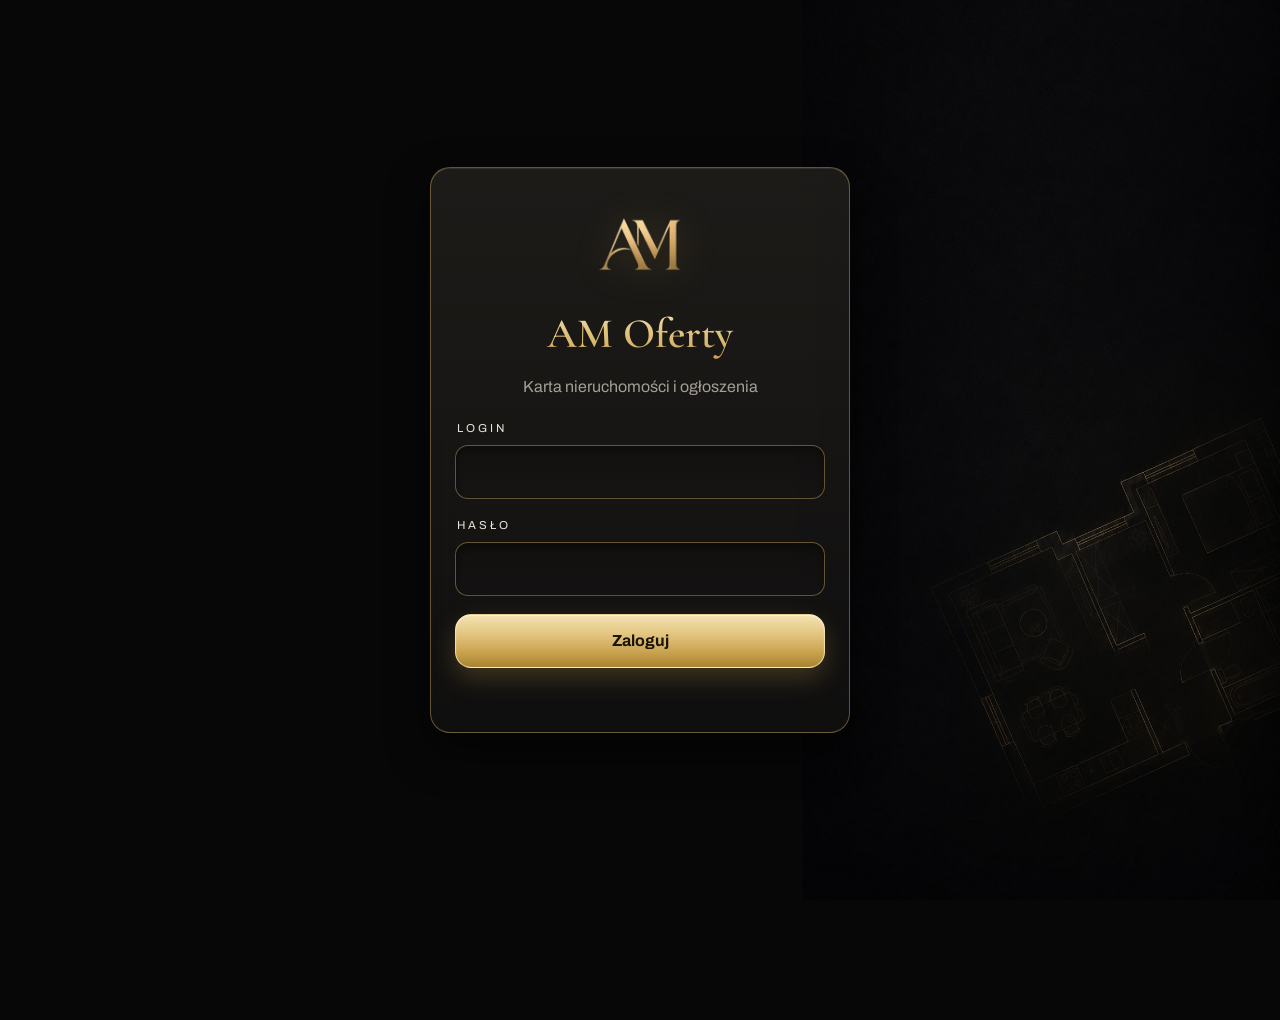
<file: index.html>
<!doctype html>
<html lang="pl">
<head>
<meta charset="utf-8">
<meta name="robots" content="noindex, nofollow">
<meta name="viewport" content="width=device-width, initial-scale=1, maximum-scale=1, minimum-scale=1, user-scalable=no, viewport-fit=cover">
<meta name="theme-color" content="#0B0B0D">
<meta name="apple-mobile-web-app-capable" content="yes">
<meta name="mobile-web-app-capable" content="yes">
<meta name="apple-mobile-web-app-status-bar-style" content="black-translucent">
<meta name="apple-mobile-web-app-title" content="AM Oferty">
<title>AM Oferty</title>
<link rel="manifest" href="manifest.webmanifest">
<link rel="icon" href="ikony/icon-192.png">
<link rel="apple-touch-icon" href="ikony/apple-touch-icon.png">
<link rel="preload" href="fonts/archivo.woff2" as="font" type="font/woff2" crossorigin>
<link rel="preload" href="fonts/cormorant-latin-600.woff2" as="font" type="font/woff2" crossorigin>
<link rel="preload" href="img/tlo.jpg" as="image">
<link rel="stylesheet" href="css/app.css">
</head>
<body>
<div id="docspacer" aria-hidden="true"></div>
<div class="tlo" aria-hidden="true"></div>
<svg width="0" height="0" style="position:absolute" aria-hidden="true"><defs><linearGradient id="zloto" x1="0" y1="0" x2="1" y2="1"><stop offset="0" stop-color="#F6E7BC"/><stop offset=".5" stop-color="#D9B868"/><stop offset="1" stop-color="#A9832F"/></linearGradient></defs></svg>
<div id="app" aria-live="off"></div>
<div id="toast" role="status" aria-live="polite"></div>
<script type="module" src="js/app.js"></script>
</body>
</html>
</file>
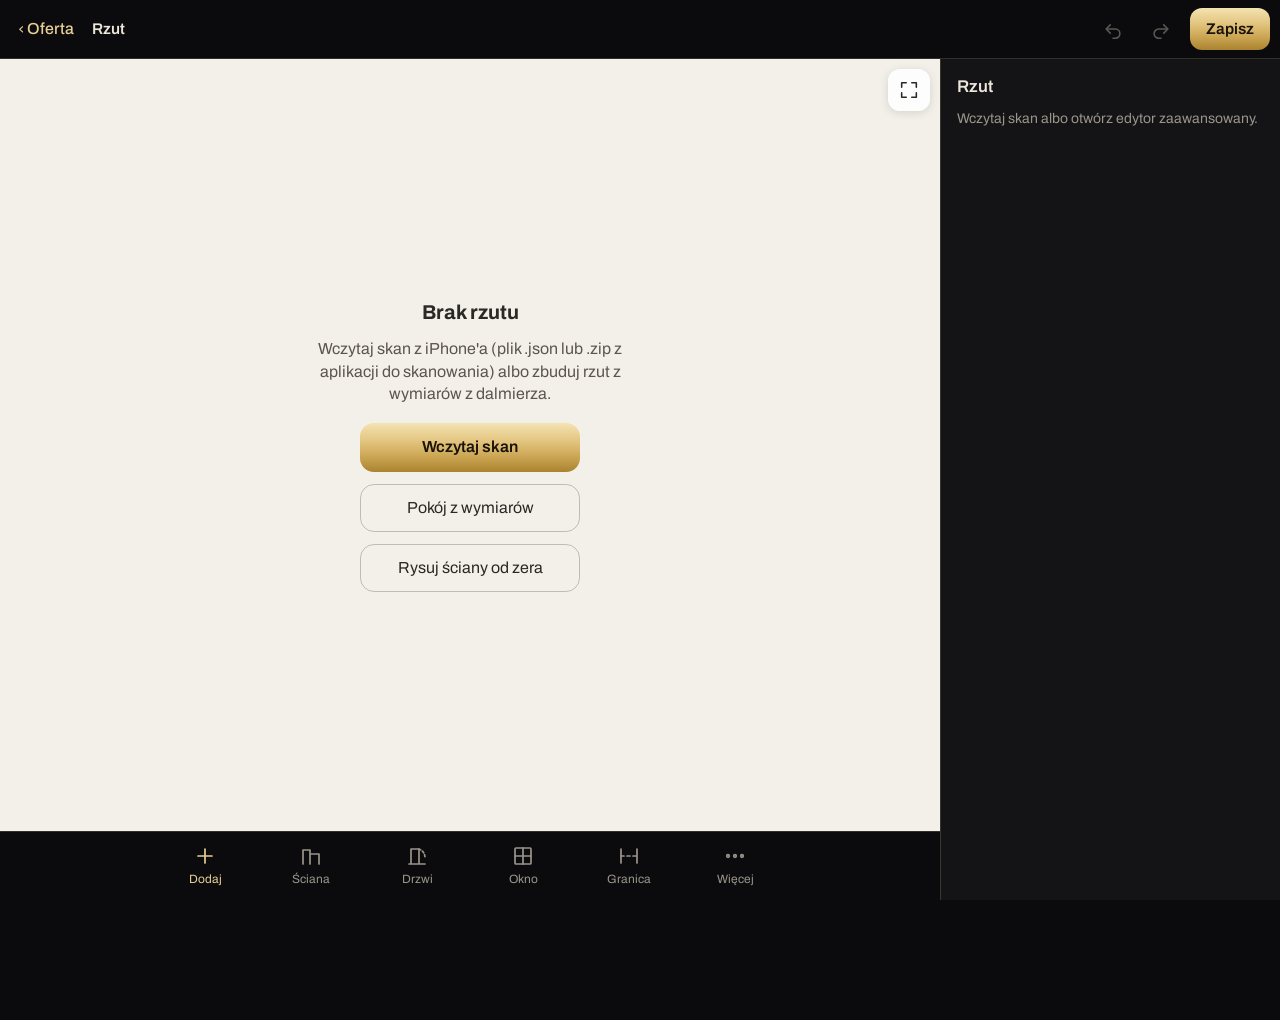
<file: plan.html>
<!doctype html>
<html lang="pl">
<head>
<meta charset="utf-8">
<meta name="robots" content="noindex, nofollow">
<meta name="viewport" content="width=device-width, initial-scale=1, maximum-scale=1, minimum-scale=1, user-scalable=no, viewport-fit=cover">
<meta name="theme-color" content="#0B0B0D">
<meta name="apple-mobile-web-app-capable" content="yes">
<meta name="apple-mobile-web-app-status-bar-style" content="black-translucent">
<title>Rzut — AM Oferty</title>
<link rel="icon" href="ikony/icon-192.png">
<link rel="preload" href="fonts/archivo.woff2" as="font" type="font/woff2" crossorigin>
<link rel="stylesheet" href="css/plan.css">
</head>
<body>
<div id="docspacer" aria-hidden="true"></div>
<div class="plan-uklad">
  <header class="plan-gora">
    <button class="pg-wroc" data-a="wroc" aria-label="Wróć do oferty">‹ Oferta</button>
    <div class="pg-tytul"><b id="tytul">Rzut</b><span id="podtytul"></span></div>
    <button class="pg-ik" data-a="cofnij" aria-label="Cofnij" disabled><svg viewBox="0 0 24 24"><path d="M9 7.5L4.5 12 9 16.5"/><path d="M5 12h9.5a5 5 0 0 1 0 10H12"/></svg></button>
    <button class="pg-ik" data-a="ponow" aria-label="Ponów" disabled><svg viewBox="0 0 24 24"><path d="M15 7.5l4.5 4.5L15 16.5"/><path d="M19 12H9.5a5 5 0 0 0 0 10H12"/></svg></button>
    <button class="pg-zapisz" data-a="zapisz">Zapisz</button>
  </header>
  <main class="plan-plotno">
    <canvas id="plotno" aria-label="Rzut mieszkania"></canvas>
    <div id="pusto" class="pusto" hidden>
      <b>Brak rzutu</b>
      <p>Wczytaj skan z iPhone'a (plik .json lub .zip z aplikacji do skanowania) albo zbuduj rzut z wymiarów z dalmierza.</p>
      <button class="btn-z" data-a="skan">Wczytaj skan</button>
      <button class="btn-k" data-a="pokoj-nowy">Pokój z wymiarów</button>
      <button class="btn-k" data-a="od-zera">Rysuj ściany od zera</button>
    </div>
    <div id="pasek-akcji" class="pasek-akcji" hidden></div>
    <div id="podpowiedz" class="podpowiedz" hidden></div>
    <div class="pl-tryb" role="group" aria-label="Widok rzutu" hidden><button data-a="tryb" data-t="2d" aria-pressed="true">2D</button><button data-a="tryb" data-t="3d" aria-pressed="false">3D</button></div>
    <button class="pl-caly" data-a="dopasuj" aria-label="Pokaż cały rzut" title="Pokaż cały rzut (F)"><svg viewBox="0 0 24 24"><path d="M4 9V4h5M20 9V4h-5M4 15v5h5M20 15v5h-5"/></svg></button>
  </main>
  <section id="arkusz" class="arkusz" hidden aria-live="polite"></section>
  <nav class="plan-dol">
    <button data-a="dodaj" class="dodaj"><svg viewBox="0 0 24 24"><path d="M12 5v14M5 12h14"/></svg>Dodaj</button>
    <button data-a="narz" data-n="sciana" aria-pressed="false"><svg viewBox="0 0 24 24"><path d="M4 20V6h7v14M11 10h9v10"/></svg>Ściana</button>
    <button data-a="narz" data-n="drzwi" aria-pressed="false"><svg viewBox="0 0 24 24"><path d="M4 20h16M6 20V5h8v15"/><path d="M14 5a9 9 0 0 1 6 8.5" stroke-dasharray="2 2"/></svg>Drzwi</button>
    <button data-a="narz" data-n="okno" aria-pressed="false"><svg viewBox="0 0 24 24"><rect x="4" y="4" width="16" height="16" rx="1"/><path d="M12 4v16M4 12h16"/></svg>Okno</button>
    <button data-a="narz" data-n="granica" aria-pressed="false"><svg viewBox="0 0 24 24"><path d="M4 12h16" stroke-dasharray="3 3"/><path d="M4 5v14M20 5v14"/></svg>Granica</button>
    <button data-a="wiecej"><svg viewBox="0 0 24 24"><circle cx="5" cy="12" r="1.3"/><circle cx="12" cy="12" r="1.3"/><circle cx="19" cy="12" r="1.3"/></svg>Więcej</button>
  </nav>
</div>
<input type="file" id="plik-skanu" accept=".json,.zip,application/json,application/zip" hidden>
<div id="toast" role="status" aria-live="polite"></div>
<script type="module" src="js/plan/edytor.js"></script>
</body>
</html>
</file>
<file: css/app.css>
/* AM Oferty — wygląd 1:1 z renderem właściciela (czerń, szampańskie złoto, przydymione szkło). */
@font-face { font-family: "Archivo"; src: url(../fonts/archivo.woff2) format("woff2"); font-weight: 400 700; font-display: swap; }
@font-face { font-family: "Cormorant"; src: url(../fonts/cormorant-latin-500.woff2) format("woff2"); font-weight: 500; font-display: swap; unicode-range: U+0000-00FF,U+0131,U+0152-0153,U+02BB-02BC,U+02C6,U+02DA,U+02DC,U+0304,U+0308,U+0329,U+2000-206F,U+20AC,U+2122,U+2191,U+2193,U+2212,U+2215,U+FEFF,U+FFFD; }
@font-face { font-family: "Cormorant"; src: url(../fonts/cormorant-latin-ext-500.woff2) format("woff2"); font-weight: 500; font-display: swap; unicode-range: U+0100-02BA,U+02BD-02C5,U+02C7-02CC,U+02CE-02D7,U+02DD-02FF,U+0304,U+0308,U+0329,U+1D00-1DBF,U+1E00-1E9F,U+1EF2-1EFF,U+2020,U+20A0-20AB,U+20AD-20C0,U+2113,U+2C60-2C7F,U+A720-A7FF; }
@font-face { font-family: "Cormorant"; src: url(../fonts/cormorant-latin-600.woff2) format("woff2"); font-weight: 600; font-display: swap; unicode-range: U+0000-00FF,U+0131,U+0152-0153,U+02BB-02BC,U+02C6,U+02DA,U+02DC,U+0304,U+0308,U+0329,U+2000-206F,U+20AC,U+2122,U+2191,U+2193,U+2212,U+2215,U+FEFF,U+FFFD; }
@font-face { font-family: "Cormorant"; src: url(../fonts/cormorant-latin-ext-600.woff2) format("woff2"); font-weight: 600; font-display: swap; unicode-range: U+0100-02BA,U+02BD-02C5,U+02C7-02CC,U+02CE-02D7,U+02DD-02FF,U+0304,U+0308,U+0329,U+1D00-1DBF,U+1E00-1E9F,U+1EF2-1EFF,U+2020,U+20A0-20AB,U+20AD-20C0,U+2113,U+2C60-2C7F,U+A720-A7FF; }
:root {
  --onyx: #0B0B0D; --czern: #070708;
  --gold: #C8A44D; --gold-l: #E6CE94; --gold-j: #F3E2B0; --gold-d: #8A6B2C;
  --zloto-grad: linear-gradient(180deg, #F4E3B2 0%, #E2C47E 38%, #C9A24F 72%, #A9832F 100%);
  --zloto-tekst: linear-gradient(180deg, #F6E7BC 0%, #E2C47E 45%, #C49B47 100%);
  --bone: #EDE9E1; --ash: #A39F96; --ash-2: #77746D;
  --ramka: rgba(212, 178, 102, .42); --ramka-s: rgba(212, 178, 102, .22); --linia: rgba(237, 233, 225, .10);
  --szklo: linear-gradient(180deg, rgba(44, 41, 36, .62) 0%, rgba(20, 19, 18, .72) 100%);
  --szklo-2: linear-gradient(180deg, rgba(56, 52, 45, .55) 0%, rgba(26, 25, 23, .68) 100%);
  --cien: 0 18px 40px rgba(0, 0, 0, .55), inset 0 1px 0 rgba(243, 226, 176, .10);
  --ok: #A9C98A; --ok-tlo: rgba(68, 88, 42, .55); --ok-ramka: rgba(150, 180, 100, .55);
  --warn: #E6BE6A; --zle: #E9907F;
  --display: "Cormorant", "Cormorant Garamond", "Times New Roman", Georgia, serif;
  --text: "Archivo", "Helvetica Neue", Arial, system-ui, sans-serif;
  --sb: env(safe-area-inset-bottom, 0px); --st: env(safe-area-inset-top, 0px);
  --rozmycie: blur(18px) saturate(1.2);
  color-scheme: dark;
}
* { box-sizing: border-box; -webkit-tap-highlight-color: transparent; }
html, body { margin: 0; height: 100%; background: var(--czern); color: var(--bone); font: 400 16px/1.45 var(--text); -webkit-text-size-adjust: 100%; text-size-adjust: 100%; }
/* cały ekran: układ przypięty do ekranu, przewijają się tylko kolumny; bez powiększania */
html, body { overscroll-behavior: none; touch-action: pan-x pan-y; }
body { overflow-x: hidden; }
/* iOS (aplikacja z ekranu początkowego) skraca okno o pasek statusu, jeśli dokument nie jest przewijalny — niewidoczny dystans to naprawia */
#docspacer { position: absolute; top: 0; left: 0; width: 1px; height: calc(100vh + 120px); height: calc(100lvh + 120px); visibility: hidden; pointer-events: none; }
.tlo { position: fixed; inset: 0; z-index: 0; background: url(../img/tlo.jpg) right bottom / cover no-repeat, var(--czern); pointer-events: none; }
@media (min-width: 760px) { .tlo { background-size: auto 115vh; } }
button, input, select, textarea { font: inherit; color: inherit; }
button { cursor: pointer; }
h1, h2, h3 { font-family: var(--display); font-weight: 600; margin: 0; }
/* cyfry równej wysokości jak na renderze (Cormorant ma domyślnie starodrukowe) */
h1, h2, h3, .cena-duza, .hero-cena, .sek-nr, .zdj .nr, .zdj-licznik b, .tytul-og, .hist .of { font-variant-numeric: lining-nums; font-feature-settings: "lnum" 1, "pnum" 1; }
a { color: var(--gold-l); }
.ik { width: 22px; height: 22px; flex: none; stroke: currentColor; fill: none; stroke-width: 1.6; stroke-linecap: round; stroke-linejoin: round; }
.wyc { color: var(--ash); }
.male { font-size: 13px; }
.rozp { flex: 1; }
.zloty-tekst { background: var(--zloto-tekst); -webkit-background-clip: text; background-clip: text; color: transparent; }
.kapitaliki { font-family: var(--display); text-transform: uppercase; letter-spacing: .2em; }
.szklo { background: var(--szklo); border: 1px solid var(--ramka); border-radius: 20px; box-shadow: var(--cien); -webkit-backdrop-filter: var(--rozmycie); backdrop-filter: var(--rozmycie); }

/* ---------- układ ---------- */
#app { position: relative; z-index: 1; }
.uklad { position: fixed; inset: 0; z-index: 1; display: grid; grid-template-columns: minmax(0, 1fr); grid-template-rows: auto minmax(0, 1fr); }
.pasek { grid-row: 1; grid-column: 1 / -1; display: flex; align-items: center; gap: 14px; padding: calc(var(--st) + 14px) 20px 12px; }
.kol-lista, .kol-edytor, .kol-podglad { grid-row: 2; min-height: 0; overflow: auto; -webkit-overflow-scrolling: touch; overscroll-behavior: contain; touch-action: pan-x pan-y; }
.kol-podglad { display: none; }
.marka { display: flex; align-items: center; gap: 14px; text-decoration: none; min-width: 0; }
.marka img { height: 40px; width: auto; display: block; filter: drop-shadow(0 2px 8px rgba(200, 164, 77, .25)); }
.marka i { width: 1px; height: 34px; background: linear-gradient(180deg, transparent, var(--gold), transparent); }
.marka h1 { font-size: 40px; line-height: 1; letter-spacing: .01em; }
.dzwonek { position: relative; width: 46px; height: 46px; display: grid; place-items: center; border: 0; background: none; color: var(--gold-l); }
.dzwonek .ik { width: 26px; height: 26px; }
.dzwonek b { position: absolute; top: 9px; right: 9px; width: 9px; height: 9px; border-radius: 50%; background: var(--zloto-grad); box-shadow: 0 0 8px rgba(230, 206, 148, .7); }
.stan-sync { display: inline-flex; align-items: center; gap: 7px; font-size: 12.5px; color: var(--ash); background: rgba(20, 19, 18, .6); border: 1px solid var(--ramka-s); border-radius: 99px; padding: 5px 10px; white-space: nowrap; }
.stan-sync i { width: 7px; height: 7px; border-radius: 50%; background: var(--warn); }
.stan-sync.zle i { background: var(--zle); }
.okragly { width: 46px; height: 46px; border-radius: 50%; display: grid; place-items: center; border: 1px solid var(--ramka); background: rgba(30, 28, 25, .55); color: var(--bone); -webkit-backdrop-filter: var(--rozmycie); backdrop-filter: var(--rozmycie); text-decoration: none; box-shadow: inset 0 1px 0 rgba(243, 226, 176, .14); }
.okragly:active { transform: scale(.95); }

/* dolny pasek: pływające szkło */
.dol { position: absolute; z-index: 6; left: 14px; right: 14px; bottom: calc(var(--sb) + 8px); height: 70px; display: grid; grid-template-columns: 1fr 96px 1fr; align-items: center;
  background: linear-gradient(180deg, rgba(52, 48, 42, .62), rgba(22, 21, 19, .78)); border: 1px solid var(--ramka); border-radius: 26px; box-shadow: 0 16px 36px rgba(0, 0, 0, .6), inset 0 1px 0 rgba(243, 226, 176, .14);
  -webkit-backdrop-filter: var(--rozmycie); backdrop-filter: var(--rozmycie); }
.dol a { display: flex; flex-direction: column; align-items: center; justify-content: center; gap: 3px; height: 100%; font-size: 13px; color: var(--bone); text-decoration: none; }
.dol a .ik { width: 25px; height: 25px; }
.dol a.akt { color: var(--gold-l); }
.dol a.nowa { position: relative; }
.dol a.nowa span { position: absolute; top: -20px; width: 76px; height: 76px; border-radius: 50%; display: grid; place-items: center; background: var(--zloto-grad); color: #1A1408;
  box-shadow: 0 10px 26px rgba(200, 164, 77, .35), inset 0 2px 1px rgba(255, 255, 255, .55), inset 0 -3px 6px rgba(120, 85, 20, .45); border: 1px solid rgba(255, 238, 190, .6); }
.dol a.nowa .ik { width: 34px; height: 34px; stroke-width: 2.2; }
.dol a.nowa:active span { transform: scale(.95); }

/* telefon */
@media (max-width: 759px) {
  .uklad[data-ekran="lista"] .kol-edytor, .uklad[data-ekran="ustawienia"] .kol-lista { display: none; }
  .uklad[data-ekran="oferta"] .kol-lista, .uklad[data-ekran="oferta"] .dol, .uklad[data-ekran="oferta"] .pasek { display: none; }
  .uklad[data-ekran="oferta"] { grid-template-rows: 0 minmax(0, 1fr); }
  .nie-telefon { display: none !important; }
  .kol-lista, .uklad[data-ekran="ustawienia"] .kol-edytor { padding-bottom: calc(var(--sb) + 110px); }
}
/* tablet: lista + oferta */
@media (min-width: 760px) {
  .uklad { grid-template-columns: 360px minmax(0, 1fr); }
  .kol-lista { grid-column: 1; } .kol-edytor { grid-column: 2; }
  .dol, .tylko-telefon { display: none !important; }
  .kol-lista { border-right: 1px solid var(--linia); }
}
/* laptop: lista + oferta + podgląd ogłoszenia */
@media (min-width: 1180px) {
  .uklad[data-ekran="oferta"] { grid-template-columns: 340px minmax(0, 1fr) minmax(420px, 36%); }
  .uklad[data-ekran="oferta"] .kol-podglad { display: block; grid-column: 3; border-left: 1px solid var(--linia); }
  .uklad { grid-template-columns: 340px minmax(0, 1fr); }
}

/* ---------- lista ofert ---------- */
.lista-gora { padding: 4px 18px 6px; }
.szukaj { display: flex; align-items: center; height: 56px; border-radius: 18px; padding-left: 16px; }
.szukaj .ik { color: var(--gold-l); }
.szukaj input { flex: 1; min-width: 0; background: none; border: 0; outline: 0; padding: 0 12px; font-size: 16px; color: var(--bone); }
.szukaj input::placeholder { color: var(--ash); }
.szukaj button { align-self: stretch; width: 56px; border: 0; border-left: 1px solid var(--ramka-s); background: none; color: var(--gold-l); display: grid; place-items: center; }
.chipy { display: flex; gap: 8px; overflow-x: auto; padding: 14px 0 6px; scrollbar-width: none; }
.chipy::-webkit-scrollbar { display: none; }
.chip { flex: none; height: 44px; padding: 0 20px; border-radius: 16px; border: 1px solid rgba(237, 233, 225, .22); background: rgba(24, 23, 21, .66); color: var(--bone); font-size: 15px; white-space: nowrap; box-shadow: inset 0 1px 0 rgba(255, 255, 255, .05); }
.chip.akt { background: var(--zloto-grad); color: #1A1408; font-weight: 700; border-color: rgba(255, 238, 190, .7); box-shadow: 0 6px 18px rgba(200, 164, 77, .22), inset 0 1px 1px rgba(255, 255, 255, .5); }
.karty { padding: 10px 18px 24px; display: grid; gap: 16px; }
.karta { position: relative; display: block; border-radius: 22px; overflow: hidden; border: 1px solid var(--ramka); text-decoration: none; color: var(--bone); aspect-ratio: 1.42; background: #141312;
  box-shadow: 0 18px 40px rgba(0, 0, 0, .55), inset 0 1px 0 rgba(243, 226, 176, .12); isolation: isolate; }
.karta.akt { border-color: var(--gold-l); box-shadow: 0 0 0 1px rgba(230, 206, 148, .35), 0 18px 40px rgba(0, 0, 0, .55); }
.foto { position: absolute; inset: 0; background: #151412 center / cover no-repeat; z-index: -1; }
.foto.puste { background: url(../img/tlo.jpg) 70% 82% / 190% auto no-repeat, linear-gradient(160deg, #1d1b18, #0b0b0c); }
.karta::after { content: ""; position: absolute; inset: 0; z-index: -1; background: linear-gradient(180deg, rgba(0, 0, 0, 0) 22%, rgba(8, 8, 9, .35) 48%, rgba(8, 8, 9, .9) 78%, rgba(8, 8, 9, .96) 100%); }
.serce { position: absolute; top: 14px; right: 14px; width: 48px; height: 48px; border-radius: 50%; display: grid; place-items: center; border: 1px solid rgba(255, 255, 255, .18); background: rgba(60, 58, 54, .45); color: #fff;
  -webkit-backdrop-filter: blur(10px); backdrop-filter: blur(10px); }
.serce .ik { width: 24px; height: 24px; }
.serce.akt { color: var(--gold-l); border-color: var(--ramka); }
.serce.akt .ik { fill: currentColor; }
.karta-tresc { position: absolute; left: 18px; right: 14px; bottom: 14px; }
.karta-nazwa { font-size: 11.5px; letter-spacing: .22em; text-transform: uppercase; color: var(--gold-l); opacity: .85; margin-bottom: 2px; white-space: nowrap; overflow: hidden; text-overflow: ellipsis; }
.cena-duza { font-family: var(--display); font-weight: 600; font-size: 43px; line-height: 1.02; letter-spacing: .005em; }
.cena-duza small { font-size: 18px; margin-left: 4px; }
.cena-duza.brak { color: var(--ash); font-size: 26px; }
.parametry { font-size: 16px; color: #F2EEE6; margin-top: 2px; white-space: nowrap; overflow: hidden; text-overflow: ellipsis; }
.karta-stopka { display: flex; align-items: center; gap: 10px; margin-top: 12px; }
.status { display: inline-flex; align-items: center; gap: 8px; height: 38px; padding: 0 16px 0 12px; border-radius: 99px; border: 1px solid var(--ramka); background: rgba(22, 21, 19, .55); font-size: 14.5px; color: var(--bone); white-space: nowrap; }
.status .ik { width: 20px; height: 20px; }
.st-gotowa { background: var(--ok-tlo); border-color: var(--ok-ramka); color: #F0F4E6; }
.st-gotowa .ik { color: var(--gold-l); }
.st-opublikowana { background: var(--zloto-grad); color: #1A1408; border-color: rgba(255, 238, 190, .7); font-weight: 600; }
.st-rezerwacja { border-color: rgba(230, 190, 106, .6); color: var(--warn); }
.st-zakonczona { border-color: rgba(237, 233, 225, .2); color: var(--ash); }
.st-przygotowanie .ik { color: var(--gold-l); }
.pierscien { position: relative; width: 58px; height: 58px; flex: none; display: grid; place-items: center; }
.pierscien svg { position: absolute; inset: 0; transform: rotate(-90deg); }
.pierscien .tor { stroke: rgba(237, 233, 225, .14); }
.pierscien .pas { stroke: url(#zloto); }
.pierscien span { font-size: 14px; font-weight: 600; color: #F5F1E8; }
.pierscien.maly { width: 30px; height: 30px; }
.strz { color: var(--gold-l); }
.pusto { text-align: center; color: var(--ash); padding: 40px 24px; }
.pusto h2 { color: var(--gold-l); font-size: 32px; margin-bottom: 10px; }
.pusto p { margin: 0 0 20px; }

/* ---------- oferta: nagłówek ze zdjęciem ---------- */
.hero { position: relative; height: min(56vh, 470px); min-height: 330px; isolation: isolate; }
.hero .foto { z-index: -2; }
.hero::after { content: ""; position: absolute; inset: 0; z-index: -1; background: linear-gradient(180deg, rgba(0, 0, 0, .35) 0%, rgba(0, 0, 0, 0) 22%, rgba(0, 0, 0, 0) 40%, rgba(9, 9, 10, .62) 66%, rgba(9, 9, 10, .97) 92%, var(--czern) 100%); }
.hero-gora { position: absolute; top: calc(var(--st) + 12px); left: 18px; right: 18px; display: flex; justify-content: space-between; }
.hero-tresc { position: absolute; left: 22px; right: 22px; bottom: 16px; }
.hero h1 { font-size: clamp(38px, 11vw, 50px); font-weight: 600; line-height: 1.05; color: #F3EEE3; text-shadow: 0 2px 16px rgba(0, 0, 0, .5); overflow-wrap: anywhere; }
.zlota-linia { height: 1px; width: min(260px, 70%); margin: 10px 0 8px; background: linear-gradient(90deg, var(--gold-l), rgba(200, 164, 77, .15)); }
.hero-dol { display: flex; align-items: flex-end; gap: 12px; }
.hero-cena { font-family: var(--display); font-weight: 600; font-size: 52px; line-height: 1.05; flex: 1; min-width: 0; }
.hero-cena small { font-size: 20px; margin-left: 4px; }
.hero-cena.brak { font-size: 26px; color: var(--ash); }
.hero .serce { position: static; width: 58px; height: 58px; border-color: var(--ramka); background: rgba(24, 23, 21, .5); color: var(--gold-l); }
.hero-status { position: relative; display: inline-flex; margin-top: 10px; }
.hero-status select { position: absolute; inset: 0; opacity: 0; font-size: 16px; }
.hero-status .status .ik.dol-ik { width: 16px; height: 16px; margin-left: 2px; opacity: .8; }
.hero-postep { display: inline-flex; align-items: center; gap: 8px; margin: 10px 0 0 10px; font-size: 13.5px; color: var(--ash); vertical-align: top; height: 38px; }

/* przełącznik zakładek (segment) */
.segment-pas { position: sticky; top: var(--st); z-index: 4; padding: 8px 14px 12px; background: linear-gradient(180deg, rgba(7, 7, 8, .94) 0%, rgba(7, 7, 8, .94) 72%, rgba(7, 7, 8, 0) 100%); }
.segment-pas::before { content: ""; position: absolute; left: 0; right: 0; bottom: 100%; height: var(--st); background: rgba(7, 7, 8, .94); }
@media (min-width: 760px) { .hero { height: 330px; min-height: 0; } .hero h1 { font-size: 40px; } .hero-cena { font-size: 42px; } }
.segment { display: flex; height: 54px; padding: 4px; border-radius: 18px; border: 1px solid var(--ramka); background: linear-gradient(180deg, rgba(40, 38, 34, .7), rgba(16, 15, 14, .8)); box-shadow: inset 0 1px 0 rgba(243, 226, 176, .1); }
.segment a, .segment button { flex: 1; display: flex; align-items: center; justify-content: center; gap: 6px; border: 0; background: none; color: var(--bone); text-decoration: none; font-size: 16px; border-radius: 14px; position: relative; white-space: nowrap; padding: 0 4px; }
.segment a + a::before, .segment button + button::before { content: ""; position: absolute; left: 0; top: 10px; bottom: 10px; width: 1px; background: rgba(237, 233, 225, .14); }
.segment .akt { background: var(--zloto-grad); color: #1A1408; font-weight: 700; box-shadow: 0 6px 16px rgba(200, 164, 77, .25), inset 0 1px 1px rgba(255, 255, 255, .55); }
.segment .akt::before, .segment .akt + a::before, .segment .akt + button::before { display: none; }
.licznik { min-width: 20px; height: 20px; padding: 0 6px; border-radius: 99px; font-size: 11.5px; font-weight: 700; display: inline-grid; place-items: center; background: var(--zle); color: #1A0D0A; }
.segment .akt .licznik { background: #1A1408; color: var(--gold-j); }
.tresc { padding: 6px 14px calc(var(--sb) + 40px); max-width: 900px; }

/* nagłówek ekranów Ogłoszenie / Kontrola (telefon) */
.naglowek-ekranu { display: flex; align-items: center; gap: 16px; padding: calc(var(--st) + 14px) 18px 12px; }
.naglowek-ekranu h1 { flex: 1; font-size: 46px; line-height: 1; min-width: 0; }

/* ---------- sekcje karty (akordeon) ---------- */
.sek { margin-bottom: 14px; border-radius: 20px; scroll-margin-top: 90px; }
.sek-glowa { width: 100%; display: flex; align-items: center; gap: clamp(8px, 2.6cqi, 14px); min-height: 68px; padding: 10px 16px; border: 0; background: none; color: inherit; text-align: left; }
.sek-glowa img { width: 34px; height: 34px; flex: none; }
.sek-nr { font-family: var(--display); font-weight: 600; color: var(--gold-l); font-size: 22px; letter-spacing: .04em; }
.kol-edytor, .kol-podglad { container-type: inline-size; }
.sek-tyt { font-family: var(--display); font-weight: 600; font-size: clamp(15px, 4.1cqi, 19.5px); line-height: 1.15; letter-spacing: clamp(.06em, .45cqi, .2em); text-transform: uppercase; color: #F1EDE4; flex: 1; min-width: 0; white-space: nowrap; overflow: hidden; text-overflow: ellipsis; }
.sek-licz { font-size: 15px; color: var(--bone); }
.sek-ok { width: 30px; height: 30px; color: var(--gold-l); }
.sek-strz { color: var(--gold-l); transition: transform .25s; }
.sek.otwarta .sek-strz { transform: rotate(180deg); }
.sek-tresc { display: none; padding: 4px 16px 18px; border-top: 1px solid var(--ramka-s); }
.sek.otwarta .sek-tresc { display: block; }
.sek-opis { color: var(--ash); font-size: 13.5px; margin: 12px 0 2px; }
.sek.prywatna { border-style: dashed; }
.siatka { display: grid; grid-template-columns: minmax(0, 1fr); gap: 16px 14px; padding-top: 14px; }
@media (min-width: 600px) { .siatka { grid-template-columns: repeat(2, minmax(0, 1fr)); } .siatka .pelna { grid-column: 1 / -1; } }
.pole { min-width: 0; }
.et { display: block; font-size: 11.5px; letter-spacing: .26em; text-transform: uppercase; color: #E8E3D8; margin: 0 0 8px 2px; }
.wejscie { display: flex; align-items: stretch; min-height: 54px; border: 1px solid var(--ramka); border-radius: 13px; background: linear-gradient(180deg, rgba(14, 13, 12, .55), rgba(24, 22, 20, .55)); overflow: hidden; box-shadow: inset 0 2px 6px rgba(0, 0, 0, .35); }
.wejscie:focus-within { border-color: var(--gold-l); box-shadow: 0 0 0 3px rgba(200, 164, 77, .16), inset 0 2px 6px rgba(0, 0, 0, .35); }
.wejscie input, .wejscie select, .wejscie textarea { flex: 1; min-width: 0; background: none; border: 0; outline: 0; padding: 12px 16px; font-size: 18px; color: #F5F1E8; }
.wejscie input::placeholder, .wejscie textarea::placeholder { color: var(--ash-2); font-size: 16px; }
.wejscie textarea { resize: vertical; min-height: 96px; line-height: 1.45; font-size: 16px; }
.wejscie select { appearance: none; -webkit-appearance: none; padding-right: 44px; background: url("data:image/svg+xml,%3Csvg xmlns='http://www.w3.org/2000/svg' width='14' height='9'%3E%3Cpath d='M1 1.5l6 6 6-6' fill='none' stroke='%23F3EEE3' stroke-width='1.7' stroke-linecap='round'/%3E%3C/svg%3E") right 18px center no-repeat; }
.wejscie select option, .wejscie select optgroup { background: #1b1a18; color: var(--bone); }
.wejscie .jedn { display: flex; align-items: center; padding: 0 16px 0 0; color: var(--ash); font-size: 16px; white-space: nowrap; }
/* wybór w pigułkach */
.pigulki { display: flex; min-height: 54px; padding: 4px; border-radius: 16px; border: 1px solid rgba(237, 233, 225, .22); background: rgba(14, 13, 12, .5); gap: 4px; }
.pigulki button { flex: 1; min-width: 0; border: 0; background: none; color: var(--bone); border-radius: 12px; font-size: 16px; padding: 6px 8px; line-height: 1.2; }
.pigulki button.akt { background: var(--zloto-grad); color: #1A1408; font-weight: 700; box-shadow: 0 5px 14px rgba(200, 164, 77, .25), inset 0 1px 1px rgba(255, 255, 255, .55); }
/* źródło danych */
.zrodla-et { font-size: 11px; letter-spacing: .3em; text-transform: uppercase; color: #E8E3D8; margin: 14px 0 8px 2px; }
.zrodla { display: grid; grid-template-columns: 1fr 1fr; gap: 10px; }
.zrodla button { display: flex; align-items: center; gap: 9px; height: 50px; padding: 0 12px; border-radius: 13px; border: 1px solid rgba(237, 233, 225, .16); background: rgba(20, 19, 17, .5); color: var(--ash); font-size: 14.5px; text-align: left; white-space: nowrap; min-width: 0; }
.zrodla button span { overflow: hidden; text-overflow: ellipsis; }
.zrodla button .ik { color: var(--ash); width: 22px; height: 22px; }
.zrodla button .ok { margin-left: auto; color: var(--gold-l); display: none; }
.zrodla button.akt { border-color: var(--ramka); color: #F3EEE3; background: linear-gradient(180deg, rgba(56, 50, 38, .55), rgba(24, 22, 19, .65)); }
.zrodla button.akt .ik { color: var(--gold-l); } .zrodla button.akt .ok { display: block; }
.zrodla.brak button { border-color: rgba(233, 144, 127, .38); }
/* przełącznik tak/nie */
.przel { display: flex; align-items: center; gap: 14px; min-height: 60px; padding-top: 14px; border-top: 1px solid rgba(237, 233, 225, .14); cursor: pointer; font-size: 17px; color: #F1EDE4; }
.siatka > .przel { padding-top: 6px; border-top: 0; }
.przel span.tekst { flex: 1; }
.przel input { position: absolute; opacity: 0; width: 1px; height: 1px; }
.przel .suwak { position: relative; width: 62px; height: 36px; flex: none; border-radius: 99px; background: rgba(237, 233, 225, .14); border: 1px solid rgba(237, 233, 225, .2); transition: background .2s; }
.przel .suwak::after { content: ""; position: absolute; top: 3px; left: 3px; width: 28px; height: 28px; border-radius: 50%; background: #F6F3EC; box-shadow: 0 2px 6px rgba(0, 0, 0, .45); transition: transform .22s cubic-bezier(.3, .7, .2, 1); }
.przel input:checked + .suwak { background: var(--zloto-grad); border-color: rgba(255, 238, 190, .6); }
.przel input:checked + .suwak::after { transform: translateX(26px); }
.przel input:focus-visible + .suwak { outline: 2px solid var(--gold-l); outline-offset: 2px; }
.info-pola { color: var(--ash); font-size: 13.5px; margin-top: 6px; }
/* wiersze list (pomieszczenia, atuty…) */
.wiersze { display: grid; gap: 10px; padding-top: 14px; }
.wiersz { display: grid; grid-template-columns: minmax(0, 1fr) auto; gap: 10px; align-items: start; }
.wiersz .pola { display: grid; gap: 8px; grid-template-columns: minmax(0, 1fr); min-width: 0; }
@media (min-width: 600px) { .wiersz .pola.pom { grid-template-columns: minmax(0, 1.4fr) minmax(0, .7fr); } .wiersz .pola.pom .op { grid-column: 1 / -1; } .wiersz .pola.okol { grid-template-columns: minmax(0, 1.6fr) minmax(0, .6fr) minmax(0, .9fr); } }
.wiersz .wejscie { min-height: 50px; } .wiersz .wejscie input, .wiersz .wejscie select { font-size: 16px; }
.usun-w { width: 44px; height: 44px; margin-top: 3px; border-radius: 50%; border: 1px solid rgba(237, 233, 225, .16); background: rgba(20, 19, 17, .5); color: var(--ash); display: grid; place-items: center; }
.wiersz + .wiersz { padding-top: 10px; border-top: 1px solid rgba(237, 233, 225, .08); }
.dodaj { margin-top: 14px; width: 100%; display: flex; align-items: center; justify-content: center; gap: 10px; height: 52px; border: 1px dashed var(--ramka); border-radius: 14px; background: rgba(200, 164, 77, .05); color: var(--gold-l); font-size: 16px; }
.weryf { display: grid; gap: 10px; padding-top: 14px; }
.weryf .w { display: grid; grid-template-columns: minmax(0, 1fr); gap: 10px; padding: 12px 14px; border: 1px solid rgba(237, 233, 225, .12); border-radius: 14px; background: rgba(14, 13, 12, .45); }
@media (min-width: 600px) { .weryf .w { grid-template-columns: minmax(0, 1fr) 180px; align-items: center; } }
.weryf label { display: flex; gap: 14px; align-items: center; cursor: pointer; font-size: 15.5px; }
.ptaszek { position: relative; width: 28px; height: 28px; flex: none; }
.ptaszek input { position: absolute; inset: 0; opacity: 0; margin: 0; cursor: pointer; }
.ptaszek i { position: absolute; inset: 0; border-radius: 50%; border: 1.5px solid var(--ramka); pointer-events: none; }
.ptaszek input:checked + i { background: var(--zloto-grad); border-color: rgba(255, 238, 190, .7); }
.ptaszek input:checked + i::after { content: ""; position: absolute; left: 9px; top: 5px; width: 7px; height: 12px; border: solid #1A1408; border-width: 0 2.2px 2.2px 0; transform: rotate(45deg); }
.weryf input[type=date] { width: 100%; min-height: 46px; padding: 8px 12px; border-radius: 12px; border: 1px solid var(--ramka-s); background: rgba(14, 13, 12, .55); font-size: 16px; }

/* ---------- przyciski ---------- */
.btn { display: inline-flex; align-items: center; justify-content: center; gap: 10px; height: 54px; padding: 0 22px; border-radius: 16px; border: 1px solid var(--ramka); background: linear-gradient(180deg, rgba(48, 44, 38, .6), rgba(20, 19, 17, .75)); color: var(--bone); font-size: 16px; font-weight: 600; text-decoration: none; }
.btn.zloty { background: var(--zloto-grad); color: #1A1408; border-color: rgba(255, 238, 190, .7); box-shadow: 0 10px 24px rgba(200, 164, 77, .25), inset 0 1px 1px rgba(255, 255, 255, .55); font-weight: 700; }
.btn.maly { height: 40px; padding: 0 14px; font-size: 14.5px; font-weight: 500; border-radius: 12px; }
.btn.kontur { background: rgba(20, 19, 17, .35); color: var(--gold-l); border-color: var(--ramka); }
.btn.kontur .ik { width: 20px; height: 20px; }
.btn.zly { color: var(--zle); border-color: rgba(233, 144, 127, .45); }
.btn:active { transform: scale(.98); }
.btn:disabled { opacity: .5; }
.rzad { display: flex; gap: 10px; flex-wrap: wrap; align-items: center; }

/* ---------- zdjęcia ---------- */
.panel { padding: 16px; margin-bottom: 14px; }
.zdj-licznik { display: flex; align-items: center; gap: 12px; flex-wrap: wrap; padding: 4px 4px 14px; }
.zdj-wszystkie { display: grid; grid-template-columns: 1fr 1fr; gap: 8px; flex-basis: 100%; }
.zdj-wszystkie > span { grid-column: 1 / -1; }
.zdj-wszystkie .btn { width: 100%; justify-content: center; white-space: nowrap; padding-inline: 8px; }
.zdj-licznik b { font-family: var(--display); font-size: 30px; font-weight: 600; color: var(--gold-l); }
.braki-zdj { display: flex; gap: 10px; align-items: flex-start; padding: 12px 14px; margin-bottom: 12px; border-radius: 14px; border: 1px solid rgba(230, 190, 106, .4); background: rgba(60, 46, 18, .35); font-size: 14.5px; }
.braki-zdj .ik { color: var(--warn); }
.zdjecia { display: grid; grid-template-columns: repeat(auto-fill, minmax(min(100%, 250px), 1fr)); gap: 14px; }
.zdj { border-radius: 20px; overflow: hidden; }
.zdj.glowne { border-color: var(--gold-l); box-shadow: 0 0 0 1px rgba(230, 206, 148, .35), var(--cien); }
.zdj .obraz { position: relative; aspect-ratio: 4 / 3; background: #151412; }
.zdj .obraz img { width: 100%; height: 100%; object-fit: cover; display: block; cursor: zoom-in; }
.zdj .nr { position: absolute; left: 10px; top: 10px; min-width: 30px; height: 30px; border-radius: 50%; display: grid; place-items: center; background: rgba(12, 12, 12, .7); border: 1px solid var(--ramka); font-family: var(--display); font-weight: 600; font-size: 17px; color: var(--gold-l); }
.zdj .znaczki { position: absolute; right: 10px; top: 10px; display: flex; gap: 6px; flex-direction: column; align-items: flex-end; }
.zn { border-radius: 99px; padding: 3px 10px; font-size: 12px; background: rgba(12, 12, 12, .75); border: 1px solid rgba(237, 233, 225, .2); }
.zn.gl { background: var(--zloto-grad); color: #1A1408; font-weight: 700; border-color: rgba(255, 238, 190, .7); }
.zn.wiz { background: rgba(58, 44, 98, .85); color: #E8DFFF; border-color: rgba(190, 170, 255, .4); }
.zn .ik { width: 14px; height: 14px; }
.zdj .dane-zdj { padding: 12px; display: grid; gap: 8px; }
.zdj .dane-zdj .wejscie { min-height: 46px; } .zdj .dane-zdj .wejscie input, .zdj .dane-zdj .wejscie select { font-size: 15px; padding: 9px 12px; }
.zdj .akcje { display: flex; gap: 8px; padding: 0 12px 12px; }
.zdj .akcje button { flex: 1; height: 44px; border-radius: 12px; border: 1px solid rgba(237, 233, 225, .14); background: rgba(14, 13, 12, .5); color: var(--ash); display: grid; place-items: center; }
.zdj .akcje button.akt { color: var(--gold-l); border-color: var(--ramka); background: rgba(56, 50, 38, .45); }
.zdj .akcje button.akt .ik { fill: rgba(230, 206, 148, .25); }
.zdj .akcje button:disabled { opacity: .35; }
.wybierz-plik { position: relative; overflow: hidden; }
.wybierz-plik input { position: absolute; inset: 0; opacity: 0; cursor: pointer; font-size: 0; }
.postep { font-size: 14px; color: var(--gold-l); margin: 10px 0 0; min-height: 0; }
.postep:empty { display: none; }

/* ---------- ogłoszenie / kontrola ---------- */
.karta-og { padding: 6px 20px 10px; margin-bottom: 16px; }
.blok-og { padding: 16px 0 12px; }
.blok-og + .blok-og { border-top: 0; }
.blok-glowa { display: flex; align-items: center; gap: 12px; padding-bottom: 12px; border-bottom: 1px solid; border-image: linear-gradient(90deg, var(--gold-l), rgba(200, 164, 77, .25)) 1; margin-bottom: 12px; }
.blok-glowa h3 { flex: 1; min-width: 0; font-size: 21px; letter-spacing: .22em; text-transform: uppercase; color: var(--gold-l); }
.blok-glowa .btn { height: 36px; padding: 0 12px; font-size: 14px; border-radius: 10px; gap: 7px; }
.blok-og p { margin: 0 0 8px; font-size: 16.5px; line-height: 1.55; color: #F1EDE4; }
.blok-og ul { list-style: none; margin: 0; padding: 0; }
.blok-og li { position: relative; padding: 5px 0 5px 24px; font-size: 16px; line-height: 1.45; color: #F1EDE4; }
.blok-og li::before { content: ""; position: absolute; left: 4px; top: 13px; width: 6px; height: 6px; border-radius: 50%; background: var(--gold); }
.blok-og.spr li::before { width: 11px; height: 6px; top: 10px; left: 2px; border-radius: 0; background: none; border: solid var(--gold-l); border-width: 0 0 2px 2px; transform: rotate(-45deg); }
.blok-og li b { font-weight: 700; background: var(--zloto-tekst); -webkit-background-clip: text; background-clip: text; color: transparent; font-size: 17px; }
.tytul-og { font-family: var(--display); font-weight: 600; font-size: 24px; line-height: 1.3; color: #F5F1E8; padding-bottom: 6px; }
.znaki { font-size: 12.5px; color: var(--ash); }
.tekst-og { white-space: pre-wrap; margin: 0; font: 400 15.5px/1.55 var(--text); color: #F1EDE4; overflow-wrap: anywhere; }
.pp { display: grid; grid-template-columns: minmax(0, 1fr) auto; gap: 10px; align-items: center; padding: 10px 0; border-top: 1px solid rgba(237, 233, 225, .08); }
.pp:first-child { border-top: 0; }
.pp small { display: block; font-size: 11px; letter-spacing: .22em; text-transform: uppercase; color: var(--ash); margin-bottom: 2px; }
.pp span { overflow-wrap: anywhere; font-size: 16px; }
.pp .okragly { width: 42px; height: 42px; color: var(--gold-l); }
.uwagi { padding: 16px 18px; margin-bottom: 16px; border-color: rgba(233, 144, 127, .5); background: linear-gradient(180deg, rgba(70, 30, 24, .5), rgba(28, 16, 14, .7)); }
.uwagi h3 { font-family: var(--display); font-size: 20px; letter-spacing: .12em; text-transform: uppercase; color: var(--zle); display: flex; gap: 10px; align-items: center; margin-bottom: 8px; }
.uwagi ul { margin: 0; padding-left: 18px; } .uwagi li { margin: 7px 0; font-size: 15px; } .uwagi b { color: var(--bone); }
.check { list-style: none; margin: 0; padding: 0; }
.check li { display: grid; grid-template-columns: 30px 1fr auto; gap: 12px; align-items: center; padding: 13px 0; border-top: 1px solid rgba(237, 233, 225, .08); cursor: pointer; font-size: 16px; }
.check li:first-child { border-top: 0; }
.check .znak { width: 28px; height: 28px; border-radius: 50%; display: grid; place-items: center; border: 1.5px solid; }
.check .znak .ik { width: 16px; height: 16px; stroke-width: 2.4; }
.check .ok { color: var(--gold-l); border-color: var(--ramka); }
.check .nie { color: var(--zle); border-color: rgba(233, 144, 127, .55); }
.check .zal { color: var(--warn); border-color: rgba(230, 190, 106, .5); }
.check .info { display: block; color: var(--ash); font-size: 13.5px; margin-top: 2px; }
.check .strz { opacity: .6; }
.status-wybor { padding: 6px 0 4px; }

/* podgląd na laptopie */
.podglad-zakl { position: sticky; top: 0; z-index: 3; padding: 14px; background: linear-gradient(180deg, rgba(7, 7, 8, .95) 70%, rgba(7, 7, 8, 0)); }
.kol-podglad .tresc { padding: 0 16px 40px; }

/* ---------- logowanie, ustawienia, okna ---------- */
.logowanie { position: fixed; inset: 0; z-index: 2; overflow: auto; overscroll-behavior: contain; display: grid; place-items: center; padding: calc(var(--st) + 30px) 20px calc(var(--sb) + 30px); }
.logowanie form { width: min(420px, 100%); display: grid; gap: 18px; padding: 30px 24px 26px; }
.logowanie .znak { height: 84px; margin: 4px auto 0; display: block; filter: drop-shadow(0 4px 18px rgba(200, 164, 77, .3)); }
.logowanie h1 { text-align: center; font-size: 42px; }
.logowanie p { text-align: center; color: var(--ash); margin: -8px 0 4px; }
.blad { color: var(--zle); font-size: 14.5px; text-align: center; min-height: 20px; }
.ust { max-width: 680px; padding: 6px 18px calc(var(--sb) + 40px); }
.ust .sek-tresc { display: block; border-top: 0; padding-top: 0; }
.ust h2 { font-size: 19px; letter-spacing: .22em; text-transform: uppercase; color: var(--gold-l); padding: 18px 16px 4px; }
.ust .tekst-ust { padding: 0 16px; color: var(--ash); font-size: 14.5px; }
.okno-tlo { position: fixed; inset: 0; background: rgba(0, 0, 0, .62); z-index: 50; display: grid; place-items: end center; -webkit-backdrop-filter: blur(4px); backdrop-filter: blur(4px); }
@media (min-width: 760px) { .okno-tlo { place-items: center; } }
.okno { width: min(640px, 100%); max-height: 86vh; display: flex; flex-direction: column; border-radius: 24px 24px 0 0; padding-bottom: var(--sb); background: linear-gradient(180deg, rgba(40, 37, 33, .92), rgba(16, 15, 14, .96)); }
@media (min-width: 760px) { .okno { border-radius: 24px; } }
.okno-gora { display: flex; align-items: center; gap: 12px; padding: 16px 18px 12px; border-bottom: 1px solid var(--ramka-s); }
.okno-gora h2 { flex: 1; font-size: 27px; color: var(--gold-l); }
.okno-tresc { overflow: auto; overscroll-behavior: contain; padding: 12px 18px 22px; }
.okno-tresc p { font-size: 16px; line-height: 1.5; }
.menu-lista { display: grid; gap: 10px; }
.menu-lista button { display: flex; align-items: center; gap: 14px; height: 58px; padding: 0 18px; border-radius: 16px; border: 1px solid var(--ramka-s); background: rgba(20, 19, 17, .6); font-size: 17px; text-align: left; }
.menu-lista button .ik { color: var(--gold-l); }
.menu-lista button.zly { color: var(--zle); } .menu-lista button.zly .ik { color: var(--zle); }
.hist { margin: 0; padding: 0; }
.hist li { list-style: none; padding: 12px 0; border-top: 1px solid rgba(237, 233, 225, .08); font-size: 15px; }
.hist li:first-child { border-top: 0; }
.hist .kiedy { color: var(--ash); font-size: 13px; margin-top: 3px; }
.hist .of { font-family: var(--display); font-weight: 600; color: var(--gold-l); font-size: 19px; }
.podglad-zdj { position: fixed; inset: 0; z-index: 60; background: rgba(0, 0, 0, .94); display: grid; place-items: center; padding: var(--st) 0 var(--sb); }
.podglad-zdj img { max-width: 100%; max-height: 100%; object-fit: contain; }
.podglad-zdj button { position: absolute; top: calc(var(--st) + 12px); right: 14px; }
#toast { position: fixed; left: 50%; bottom: calc(var(--sb) + 100px); transform: translateX(-50%) translateY(20px); background: var(--zloto-grad); color: #1A1408; padding: 12px 20px; border-radius: 14px; font-weight: 700; font-size: 15px; opacity: 0; pointer-events: none; transition: .22s; z-index: 80; max-width: 90vw; text-align: center; box-shadow: 0 10px 30px rgba(0, 0, 0, .5); }
#toast.wid { opacity: 1; transform: translateX(-50%) translateY(0); }
@media (min-width: 760px) { #toast { bottom: 30px; } }
@media (prefers-reduced-motion: reduce) { * { transition: none !important; } }
.blok-og .check li { padding-left: 0; }
.blok-og .check li::before { display: none; }

/* ================= 1.2.0: karta jako spis + sekcje na osobnych ekranach ================= */
/* filtry na liście mieszczą się na ekranie telefonu */
.chip { height: 42px; padding: 0 15px; font-size: 14.5px; border-radius: 14px; }
.chipy { gap: 7px; }

/* nagłówek spisu i pasek oferty ze zdjęciem */
.naglowek-spisu { display: flex; align-items: center; gap: 12px; padding: calc(var(--st) + 12px) 18px 8px; }
.naglowek-spisu .marka img { height: 36px; }
.naglowek-spisu .marka h1 { font-size: 38px; }
.wstecz-maly { color: var(--gold-l); display: grid; place-items: center; margin-right: -4px; }
.wstecz-maly .ik { width: 22px; height: 22px; }
@media (min-width: 760px) { .naglowek-spisu { display: none; } }
.pasek-oferty { position: relative; margin: 6px 14px 14px; height: 148px; border-radius: 20px; overflow: hidden; border: 1px solid var(--ramka); isolation: isolate; box-shadow: var(--cien); }
.pasek-oferty .foto { z-index: -2; }
.pasek-oferty::after { content: ""; position: absolute; inset: 0; z-index: -1; background: linear-gradient(90deg, rgba(8, 8, 9, .9) 0%, rgba(8, 8, 9, .55) 55%, rgba(8, 8, 9, .15) 100%); }
.pasek-oferty-tresc { position: absolute; left: 20px; right: 70px; bottom: 16px; }
.pasek-oferty h2 { font-size: 30px; line-height: 1.05; color: #F3EEE3; overflow-wrap: anywhere; }
.pasek-oferty .zlota-linia { margin: 6px 0 4px; width: min(200px, 80%); }
.pasek-cena { font-family: var(--display); font-weight: 600; font-size: 30px; line-height: 1.1; font-variant-numeric: lining-nums; font-feature-settings: "lnum" 1; }
.pasek-cena small { font-size: 18px; margin-left: 3px; }
.pasek-cena.brak { color: var(--ash); font-size: 22px; }
.pasek-oferty-akcje { position: absolute; top: 12px; right: 12px; bottom: 12px; display: flex; flex-direction: column; justify-content: space-between; align-items: flex-end; }
.pasek-oferty-akcje .okragly { width: 40px; height: 40px; }
.pasek-oferty-akcje .serce { position: static; width: 44px; height: 44px; }

/* spis kafelków */
.spis { display: grid; gap: 8px; }
.kafel { display: flex; align-items: center; gap: 12px; min-height: 66px; padding: 8px 12px 8px 12px; border-radius: 16px; text-decoration: none; color: inherit; }
.kafel:active { transform: scale(.99); }
.kafel.prywatna { border-style: dashed; }
.kafel-ik { width: 40px; display: grid; place-items: center; flex: none; }
.ik-zlota { width: 34px; height: 34px; display: block; }
.kafel-kreska { width: 1px; align-self: stretch; margin: 6px 0; background: linear-gradient(180deg, transparent, var(--ramka), transparent); flex: none; }
.kafel .sek-nr { width: 26px; flex: none; }
.kafel-tx { flex: 1; min-width: 0; display: flex; flex-direction: column; gap: 2px; }
.kafel .sek-tyt { font-size: clamp(15px, 4.2cqi, 18.5px); letter-spacing: .16em; }
.kafel-pod { font-size: 13.5px; color: var(--ash); white-space: nowrap; overflow: hidden; text-overflow: ellipsis; }
.kafel .sek-ok { width: 30px; height: 30px; flex: none; }
.kafel .strz { flex: none; }
.kafel .strz .ik { width: 20px; height: 20px; }

/* ekran sekcji */
.naglowek-ekranu .ik-zlota { width: 40px; height: 40px; flex: none; }
.naglowek-ekranu h1 { font-size: clamp(24px, 7.1vw, 40px); white-space: nowrap; overflow: hidden; text-overflow: ellipsis; }
.naglowek-ekranu { gap: 12px; }
.naglowek-ekranu .ik-zlota { width: 34px; height: 34px; }
.licz-ekranu .pierscien.maly, .licz-ekranu .sek-ok { width: 46px; height: 46px; }
.grupa { padding: 16px 16px 18px; margin-bottom: 14px; border-radius: 20px; }
.grupa:nth-of-type(even) { background: var(--szklo-2); }
.grupa-tyt { font-size: 17px; letter-spacing: .24em; text-transform: uppercase; color: var(--gold-l); padding-bottom: 10px; margin-bottom: 4px; border-bottom: 1px solid; border-image: linear-gradient(90deg, var(--gold-l), rgba(200, 164, 77, .15)) 1; }
.grupa .siatka { grid-template-columns: repeat(2, minmax(0, 1fr)); gap: 14px 12px; }
.grupa .siatka > .pole { grid-column: 1 / -1; }
.grupa .siatka > .pole.pol { grid-column: auto; }
.grupa .siatka > .przel, .grupa .siatka > .pole > .przel { padding-top: 4px; }
.grupa .sek-opis:first-of-type { margin-top: 10px; }
.sek-opis { line-height: 1.45; }

/* znacznik źródła w polu i „brak informacji” */
.zr-tag { align-self: center; margin-right: 8px; display: inline-flex; align-items: center; gap: 6px; height: 36px; padding: 0 10px; border-radius: 10px; border: 1px solid rgba(237, 233, 225, .18); background: rgba(20, 19, 17, .6); color: var(--ash); font-size: 13.5px; white-space: nowrap; flex: none; }
.zr-tag .ik { width: 17px; height: 17px; }
.zr-tag.akt { border-color: var(--ramka); color: var(--gold-j); background: linear-gradient(180deg, rgba(60, 52, 36, .7), rgba(26, 23, 18, .8)); }
.zr-tag.akt .ik { color: var(--gold-l); }
.zr-tag.brak { border-color: rgba(233, 144, 127, .55); color: var(--zle); }
.nie-wiem { margin-top: 8px; display: inline-flex; align-items: center; gap: 6px; height: 34px; padding: 0 12px; border-radius: 99px; border: 1px dashed rgba(237, 233, 225, .25); background: none; color: var(--ash); font-size: 13.5px; }
.nie-wiem.akt { border-style: solid; border-color: var(--ramka); color: var(--gold-l); }
.nie-wiem .ik { width: 15px; height: 15px; }
.menu-lista button.akt { border-color: var(--ramka); color: var(--gold-j); }
.menu-lista button .ok { margin-left: auto; }

/* wymiary pomieszczenia: długość × szerokość = metraż */
.wymiary { display: grid; grid-template-columns: minmax(0, 1fr) auto minmax(0, 1fr) auto minmax(0, 1.05fr); gap: 6px; align-items: center; }
.wymiary .wejscie { min-height: 52px; }
.wymiary .wejscie input { padding: 10px 8px 10px 12px; font-size: 17px; }
.wymiary .jedn { padding-right: 10px; font-size: 14px; }
.razy { color: var(--gold-l); font-size: 18px; font-family: var(--display); }
.wejscie.wyliczone { border-color: var(--ramka); background: linear-gradient(180deg, rgba(60, 52, 36, .45), rgba(26, 23, 18, .6)); }
.wejscie.wyliczone input { color: var(--gold-j); font-weight: 600; }
.okol .dwa { display: grid; grid-template-columns: minmax(0, .8fr) minmax(0, 1.2fr); gap: 8px; }
.weryf .w:not(.zazn) { grid-template-columns: minmax(0, 1fr); }
.weryf .w.zazn { border-color: var(--ramka-s); }

/* poprzednia / następna sekcja */
.nawigacja-sek { position: sticky; bottom: calc(var(--sb) + 10px); z-index: 5; display: grid; grid-template-columns: 1fr 1fr; gap: 10px; padding: 0 14px 6px; }
.nawigacja-sek .btn { height: 52px; padding: 0 12px; gap: 8px; border-radius: 16px; background: linear-gradient(180deg, rgba(46, 42, 36, .88), rgba(18, 17, 15, .94)); -webkit-backdrop-filter: var(--rozmycie); backdrop-filter: var(--rozmycie); min-width: 0; }
.nawigacja-sek .btn:last-child { justify-content: flex-end; }
.nawigacja-sek .nr { font-family: var(--display); font-weight: 600; color: var(--gold-l); font-size: 18px; font-variant-numeric: lining-nums; font-feature-settings: "lnum" 1; }
.nawigacja-sek .tx { color: var(--bone); font-weight: 500; font-size: 15px; white-space: nowrap; overflow: hidden; text-overflow: ellipsis; min-width: 0; }
.nawigacja-sek .ik { color: var(--gold-l); flex: none; }
.tresc { padding-bottom: 20px; }

.grupa .siatka { align-items: end; }
.grupa .siatka > .pole.pol .et { white-space: nowrap; overflow: hidden; text-overflow: ellipsis; }
.wejscie input::placeholder { font-size: 15px; }

/* ================= 1.3.0: spis mieści się w szerokości, wyposażenie, klienci, wizyty, dokumenty ================= */
.spis { grid-template-columns: minmax(0, 1fr); }
.kafel { min-width: 0; gap: 10px; padding: 8px 10px 8px 10px; }
.kafel-ik { width: 36px; }
.kafel .sek-nr { width: 24px; font-size: 20px; }
.kafel .sek-tyt { font-size: clamp(14px, 3.9cqi, 18.5px); letter-spacing: clamp(.08em, .5cqi, .16em); }
.kafel .strz .ik { width: 18px; height: 18px; }

/* nagłówek grupy ze znacznikiem po prawej */
.grupa-glowa { display: flex; align-items: center; gap: 10px; padding-bottom: 10px; margin-bottom: 4px; border-bottom: 1px solid; border-image: linear-gradient(90deg, var(--gold-l), rgba(200, 164, 77, .15)) 1; }
.grupa-glowa .grupa-tyt { flex: 1; min-width: 0; border: 0; padding: 0; margin: 0; white-space: nowrap; overflow: hidden; text-overflow: ellipsis; text-transform: none; letter-spacing: .02em; font-size: 22px; font-family: var(--display); font-weight: 600; }
.grupa-glowa .zr-tag { margin-right: 0; }
.zr-tag.wyg { color: var(--ash-2); border-style: dashed; }
.grupa.wygaszona { opacity: .62; }
.podtytul { font-family: var(--display); font-weight: 600; font-size: 15px; letter-spacing: .26em; text-transform: uppercase; color: var(--ash); margin: 22px 4px 10px; }
.pusto.maly { padding: 26px 16px; }
.akcje-wpisu { display: flex !important; flex-wrap: wrap; align-items: center; gap: 8px; padding-top: 4px; }
.akcje-wpisu .usun-w { margin-top: 0; width: 40px; height: 40px; }
.akcje-wpisu .usun-w .ik { width: 18px; height: 18px; }
.akcje-wpisu .dodany { font-size: 12.5px; color: var(--ash-2); }
.akcje-wpisu .btn .ik { width: 18px; height: 18px; }

/* wyposażenie: kafelki do zaznaczania */
.wyp-siatka { display: grid; grid-template-columns: repeat(2, minmax(0, 1fr)); gap: 8px; padding-top: 10px; }
.wyp-el { display: flex; align-items: center; gap: 10px; min-height: 50px; padding: 8px 12px; border-radius: 13px; border: 1px solid rgba(237, 233, 225, .16); background: rgba(14, 13, 12, .45); color: var(--bone); font-size: 15px; text-align: left; line-height: 1.2; min-width: 0; }
.wyp-el .pt { width: 22px; height: 22px; flex: none; border-radius: 7px; border: 1px solid rgba(237, 233, 225, .3); display: grid; place-items: center; }
.wyp-el .pt .ik { width: 16px; height: 16px; color: #1A1408; stroke-width: 2.4; }
.wyp-el.akt { border-color: var(--ramka); background: linear-gradient(180deg, rgba(60, 52, 36, .7), rgba(26, 23, 18, .8)); color: var(--gold-j); }
.wyp-el.akt .pt { background: var(--zloto-grad); border-color: transparent; }
.wyp-el:active { transform: scale(.98); }
@media (min-width: 900px) { .wyp-siatka { grid-template-columns: repeat(3, minmax(0, 1fr)); } }

/* dokumenty */
.doki { display: grid; gap: 0; }
.dok { padding: 12px 0; border-bottom: 1px solid var(--linia); }
.dok:last-child { border-bottom: 0; padding-bottom: 2px; }
.dok-gora { display: flex; align-items: center; gap: 10px; }
.dok-n { flex: 1; min-width: 0; font-size: 15.5px; line-height: 1.3; color: var(--bone); }
.dok.nd .dok-n { color: var(--ash-2); text-decoration: line-through; text-decoration-color: rgba(237, 233, 225, .25); }
.dok-gora .zr-tag { margin-right: 0; height: 34px; }
.dok-pliki { display: flex; flex-wrap: wrap; gap: 6px; margin-top: 8px; align-items: center; }
.dok.nd .dok-pliki:not(:has(.plik)) { display: none; }
.plik { display: inline-flex; align-items: stretch; max-width: 100%; border: 1px solid var(--ramka-s); border-radius: 10px; background: rgba(20, 19, 17, .55); overflow: hidden; }
.plik > button { border: 0; background: none; color: var(--gold-j); display: inline-flex; align-items: center; gap: 6px; padding: 0 10px; height: 34px; font-size: 13.5px; min-width: 0; }
.plik > button span { white-space: nowrap; overflow: hidden; text-overflow: ellipsis; max-width: 170px; }
.plik > button .ik { width: 16px; height: 16px; flex: none; color: var(--gold-l); }
.plik > button .czeka { color: var(--ash); }
.plik > .x { padding: 0 8px; border-left: 1px solid var(--ramka-s); color: var(--ash); }
.plik > .x .ik { width: 14px; height: 14px; }
.dodaj-plik { position: relative; display: inline-flex; align-items: center; gap: 6px; height: 34px; padding: 0 12px; border-radius: 10px; border: 1px dashed var(--ramka); color: var(--gold-l); font-size: 13.5px; cursor: pointer; overflow: hidden; }
.dodaj-plik .ik { width: 16px; height: 16px; }
.dodaj-plik input { position: absolute; inset: 0; opacity: 0; font-size: 0; cursor: pointer; }
.dok-pliki .usun-w { width: 34px; height: 34px; margin: 0 0 0 auto; }
.dok-pliki .usun-w .ik { width: 16px; height: 16px; }
.dodaj-dok { display: grid; grid-template-columns: minmax(0, 1fr) auto; gap: 8px; margin-top: 12px; }
.dodaj-dok .btn { height: 54px; padding: 0 16px; }

/* ================= 1.3.1: pola dat nie wychodzą poza ekran, tytuł i wstęp z ołówkiem ================= */
/* iOS daje polom daty własną minimalną szerokość i wyśrodkowany tekst — zdejmujemy to wszędzie */
input[type=date], input[type=datetime-local], input[type=time], input[type=month] {
  -webkit-appearance: none; appearance: none; display: block; min-width: 0; max-width: 100%; width: 100%; box-sizing: border-box; text-align: left; font-family: inherit;
}
input[type=date]::-webkit-date-and-time-value, input[type=datetime-local]::-webkit-date-and-time-value, input[type=time]::-webkit-date-and-time-value { text-align: left; margin: 0; min-width: 0; }
.wejscie input[type=date], .wejscie input[type=datetime-local] { width: auto; flex: 1 1 0; }
.weryf .w > input[type=date] { justify-self: stretch; width: 100%; }
input[type=date]:not(:valid)::-webkit-datetime-edit, input[type=datetime-local]:not(:valid)::-webkit-datetime-edit { color: var(--ash-2); }

.blok-glowa .olowek { width: 36px; height: 36px; flex: none; color: var(--gold-l); }
.blok-glowa .olowek .ik { width: 18px; height: 18px; }
.blok-glowa .olowek.akt { background: var(--zloto-grad); color: #1A1408; border-color: transparent; }
.wstep-og { white-space: pre-wrap; }
.blok-og + .blok-og { margin-top: 18px; }
.blok-og .wejscie textarea { font-size: 17px; line-height: 1.5; }
.edycja-akcje { margin-top: 10px; gap: 10px; flex-wrap: wrap; }
.edycja-akcje .wyc { font-size: 13px; }
.wlasny { display: flex; flex-wrap: wrap; align-items: center; gap: 6px 8px; margin-top: 4px; font-size: 13px; color: var(--ash); }
.wlasny > .ik { width: 14px; height: 14px; color: var(--gold-l); }
.wlasny button { border: 0; background: none; color: var(--gold-l); display: inline-flex; align-items: center; gap: 5px; padding: 4px 0; font-size: 13px; text-decoration: underline; text-underline-offset: 3px; }
.wlasny button .ik { width: 14px; height: 14px; }
.et .et-j { text-transform: none; letter-spacing: .02em; color: var(--ash-2); font-size: 11.5px; white-space: nowrap; }
.et .et-j::before { content: "("; } .et .et-j::after { content: ")"; }

/* napisy mieszczą się na każdej szerokości (audyt 320–430 px) */
.blok-glowa h3 { font-size: clamp(15px, 4.6cqi, 21px); letter-spacing: clamp(.1em, .55cqi, .22em); line-height: 1.25; white-space: normal; overflow-wrap: break-word; }
.pigulki button { font-size: clamp(13.5px, 3.9cqi, 16px); padding: 6px 4px; white-space: normal; overflow-wrap: break-word; }
.wyp-el { font-size: clamp(13.5px, 3.8cqi, 15px); padding: 8px 10px; gap: 8px; overflow-wrap: break-word; }
@container (max-width: 359px) { .wyp-siatka { grid-template-columns: minmax(0, 1fr); } }
.naglowek-ekranu h1.dlugi { font-size: clamp(22px, 6.2vw, 36px); }
.marka h1 { font-size: clamp(30px, 10vw, 40px); white-space: nowrap; overflow: hidden; text-overflow: ellipsis; min-width: 0; }
.marka img { flex: none; }
.marka i { flex: none; }
.pigulki button { overflow-wrap: normal; }
.pigulki.male button { font-size: clamp(12.5px, 3.45cqi, 15px); letter-spacing: -.005em; }
@container (max-width: 359px) {
  .pigulki { flex-wrap: wrap; }
  .pigulki button { flex: 1 1 auto; min-width: max-content; padding: 6px 10px; }
}
.blok-glowa h3 { overflow-wrap: normal; min-width: min-content; }
.naglowek-ekranu h1 { font-size: clamp(21px, 7.1vw, 40px); }
@container (max-width: 359px) {
  .blok-glowa .znaki { display: none; }
  .blok-glowa { gap: 8px; }
  .blok-glowa .btn { padding: 0 10px; }
}
@media (max-width: 359px) {
  .kopiuj-nagl span { display: none; }
  .kopiuj-nagl { width: 46px; padding: 0; }
  .naglowek-ekranu { gap: 8px; }
}

/* 1.4.0: przypomnienie o kopii */
.przypomnienie { display: flex; align-items: center; gap: 10px; margin: 4px 0 10px; padding: 10px 14px; border-radius: 14px; border-color: rgba(233, 144, 127, .45); color: var(--bone); text-decoration: none; font-size: 14.5px; }
.przypomnienie .ik { width: 18px; height: 18px; color: var(--zle); flex: none; }
.przypomnienie span { flex: 1; min-width: 0; }
.przypomnienie .ik:last-child { color: var(--ash); }
.przypomnienie.prosba { flex-wrap: wrap; border-color: rgba(200, 164, 77, .6); }
.przypomnienie.prosba .ik { color: var(--gold-l); }
.przypomnienie .kod-prosby { color: var(--gold-l); font-size: 1.25em; letter-spacing: .08em; white-space: nowrap; }
.rodo-wpisu { flex-wrap: wrap; gap: 8px; border-top: 1px solid rgba(255, 255, 255, .06); padding-top: 10px; }
.zly-tekst { color: var(--zle) !important; }
.dziennik .wiersz-dz { padding: 8px 2px; border-bottom: 1px solid rgba(255, 255, 255, .06); font-size: 14px; line-height: 1.4; text-align: left; }
.form-okna .pole { margin-bottom: 10px; }

/* 1.5.0: rzut z edytora */
.panel-rzut { display: flex; align-items: center; gap: 12px; padding: 12px 14px; margin-bottom: 14px; border-radius: 18px; }
.panel-rzut .rzut-ik { width: 44px; height: 44px; flex: none; }
.panel-rzut .rzut-mini { width: 64px; height: 48px; flex: none; border-radius: 8px; overflow: hidden; background: #fff; border: 1px solid var(--ramka-s); }
.panel-rzut .rzut-mini img { width: 100%; height: 100%; object-fit: contain; display: block; }
.rzut-tx { flex: 1; min-width: 0; display: flex; flex-direction: column; gap: 2px; }
.rzut-tx b { color: var(--gold-l); font-family: var(--display); font-size: 19px; font-weight: 600; }
.rzut-tx span { font-size: 13px; color: var(--ash); line-height: 1.35; }
.panel-rzut .btn { flex: none; }
.pom-rzut { list-style: none; margin: 10px 0; padding: 0; }
.pom-rzut li { display: flex; justify-content: space-between; gap: 12px; padding: 8px 2px; border-bottom: 1px solid var(--linia); font-size: 15.5px; }
.pom-rzut li b { color: var(--gold-l); font-variant-numeric: lining-nums tabular-nums; white-space: nowrap; }
.pom-rzut li.suma { border-bottom: 0; font-weight: 600; }
.pom-rzut li span small { display: block; color: var(--ash); font-size: 12.5px; margin-top: 2px; }
.dodaj.odzysk { margin: -4px 0 14px; height: 46px; font-size: 14.5px; }

/* 1.11.0 — PIN do danych osobowych, karta AML, klauzula RODO, urządzenia */
.pin-dane { max-width: 380px; margin: 28px auto 12px; padding: 26px 22px 22px; border-radius: 22px; text-align: center; display: flex; flex-direction: column; gap: 10px; }
.pin-dane-ik .ik { width: 40px; height: 40px; stroke: var(--gold-l); }
.pin-dane h2 { margin: 0; font-family: 'Cormorant Garamond', serif; font-weight: 600; font-size: 26px; color: var(--gold-j); }
.pin-dane p { margin: 0; color: var(--ash); font-size: 14px; line-height: 1.45; }
.pin-dane .wejscie input { text-align: center; letter-spacing: .5em; font-size: 22px; }
.pin-dane .blad { min-height: 1.2em; color: var(--zle); }
.aml-pod { margin-top: 10px; }
.aml-pod span { display: block; font-size: 12px; letter-spacing: .14em; text-transform: uppercase; color: var(--gold-l); border-bottom: 1px solid rgba(200, 164, 77, .25); padding-bottom: 6px; }
.info-pola.zle { color: var(--zle); }
.grupa.aml-ok .grupa-glowa .zr-tag.akt { color: var(--ok, #9fd39a); }
.klauzula { max-height: 46vh; overflow: auto; padding: 12px 14px; border-radius: 12px; background: rgba(10, 9, 8, .55); border: 1px solid rgba(237, 233, 225, .1); font-size: 13.5px; line-height: 1.5; color: var(--ash); white-space: normal; overflow-wrap: anywhere; }
.wiersz-dz.urz { display: flex; align-items: center; gap: 10px; justify-content: space-between; }
.akcje-wpisu.rodo-wpisu { flex-wrap: wrap; }
/* karta AML: na telefonie każde pole w całej szerokości — długie etykiety i wartości z dokumentów się nie ucinają */
@container (max-width: 469px) { .karta-aml .siatka > .pole.pol { grid-column: 1 / -1; } }
.karta-aml .grupa-tyt { overflow: hidden; text-overflow: ellipsis; white-space: nowrap; min-width: 0; }

/* 1.12.0 — spis karty w grupach, karta „Co dalej”, jeden znak gotowości, status w nagłówku */
.grupa-spisu { margin-top: 18px; }
.grupa-spisu-tyt { display: flex; align-items: center; gap: 8px; margin: 0 4px 8px; font-family: 'Archivo', sans-serif; font-weight: 500; font-size: 12px; letter-spacing: .18em; text-transform: uppercase; color: var(--gold-l); }
.grupa-spisu-tyt .ik { width: 16px; height: 16px; }
.grupa-spisu-tyt .gs-info { margin-left: auto; font-size: 11px; letter-spacing: .08em; color: var(--ash-2); }
.spis.szklo { display: block; padding: 0; border-radius: 18px; overflow: hidden; }
.wiersz-spisu { display: flex; align-items: center; gap: 12px; min-height: 58px; padding: 8px 12px; text-decoration: none; color: inherit; border-top: 1px solid var(--linia); }
.wiersz-spisu:first-child { border-top: 0; }
.wiersz-spisu:active { background: rgba(230, 206, 148, .06); }
.wiersz-spisu.akt { background: rgba(230, 206, 148, .09); box-shadow: inset 3px 0 0 var(--gold); }
.ws-ik { width: 30px; flex: none; display: grid; place-items: center; }
.ws-ik .ik-zlota { width: 28px; height: 28px; object-fit: contain; }
.ws-tx { flex: 1; min-width: 0; display: flex; flex-direction: column; gap: 1px; }
.ws-tyt { font-size: 16px; color: var(--bone); }
.ws-pod { font-size: 13px; color: var(--ash); white-space: nowrap; overflow: hidden; text-overflow: ellipsis; }
.wiersz-spisu.brak .ws-pod { color: var(--warn); }
.ws-st { width: 24px; flex: none; display: grid; place-items: center; }
.ws-st .sek-ok { width: 22px; height: 22px; color: var(--ok); }
.kropka-brak { width: 9px; height: 9px; border-radius: 50%; background: var(--warn); display: block; }
.wiersz-spisu .strz .ik { width: 16px; height: 16px; color: var(--ash-2); }
.co-dalej { border-radius: 20px; padding: 14px 16px; margin-top: 4px; }
.co-dalej.brak { border-color: rgba(230, 190, 106, .45); }
.co-dalej.ok { border-color: var(--ok-ramka); }
.cd-glowa { display: flex; align-items: center; gap: 12px; justify-content: space-between; }
.cd-glowa h2 { margin: 0; font-family: 'Cormorant Garamond', serif; font-weight: 600; font-size: 22px; color: var(--gold-j); }
.cd-glowa p { margin: 2px 0 0; font-size: 13.5px; color: var(--ash); }
.co-dalej.ok .cd-glowa .sek-ok { width: 30px; height: 30px; color: var(--ok); }
.co-dalej ul { list-style: none; margin: 10px 0 0; padding: 0; }
.cd-pkt { width: 100%; display: flex; align-items: center; gap: 10px; justify-content: space-between; padding: 10px 0; border: 0; border-top: 1px solid var(--linia); background: none; color: var(--bone); font-size: 15px; text-align: left; }
.cd-pkt .ik { width: 16px; height: 16px; flex: none; color: var(--gold-l); }
.cd-info { display: block; font-size: 12.5px; color: var(--ash); margin-top: 2px; }
.cd-wiecej { margin: 4px 0 0; font-size: 13px; color: var(--ash); }
.cd-link { display: flex; align-items: center; gap: 6px; margin-top: 10px; font-size: 13.5px; text-decoration: none; }
.cd-link .ik { width: 14px; height: 14px; }
.co-dalej .btn { margin-top: 12px; }
.pig-status { display: inline-flex; align-items: center; gap: 4px; margin-top: 8px; padding: 0; border: 0; background: none; }
.pig-status .status { height: 32px; font-size: 13.5px; padding: 0 12px 0 10px; }
.pig-status > .ik { width: 16px; height: 16px; color: var(--gold-l); }
.pig-status.duza .status { height: 40px; font-size: 15px; }
.menu-lista button.akt { border-color: var(--gold-l); }
.menu-lista button .status { pointer-events: none; }
.wym { display: inline-block; width: 6px; height: 6px; margin: 0 7px 2px 0; border-radius: 50%; background: var(--gold); vertical-align: middle; }
.legenda-wym { margin: -4px 0 12px; font-size: 13px; color: var(--ash); }
.legenda-wym .wym { margin: 0 8px 2px 0; }
.pole.podswietl { border-radius: 14px; outline: 2px solid var(--gold-l); outline-offset: 6px; transition: outline-color .3s; }
.spis-boczny { display: none; }
.sb-wstecz { display: flex; align-items: center; gap: 10px; padding: 6px 4px 2px; text-decoration: none; color: var(--bone); }
.sb-wstecz > .ik { width: 22px; height: 22px; color: var(--gold-l); flex: none; }
.sb-wstecz b { display: block; font-family: 'Cormorant Garamond', serif; font-weight: 600; font-size: 20px; color: var(--gold-j); white-space: nowrap; overflow: hidden; text-overflow: ellipsis; }
.sb-wstecz > span { min-width: 0; } .sb-wstecz span span { font-size: 12.5px; color: var(--ash); }
@media (min-width: 760px) {
  .uklad[data-sekcja="1"] .kol-lista > .lista-gora, .uklad[data-sekcja="1"] .kol-lista > .karty { display: none; }
  .uklad[data-sekcja="1"] .spis-boczny { display: block; padding: 4px 18px 24px; }
  .spis-boczny .wiersz-spisu { min-height: 50px; }
  .spis-boczny .grupa-spisu { margin-top: 14px; }
}

/* ---------- korekta zdjęć (1.13.0) ---------- */
.zn.kor { background: rgba(40, 56, 34, .85); color: #D9EBC4; border-color: rgba(150, 180, 100, .45); }
.zdj .akcje { gap: 6px; }
.zdj .akcje button { min-width: 0; }
.edytor-zdj { position: fixed; inset: 0; z-index: 55; background: #0C0B0A; display: grid; grid-template-columns: minmax(0, 1fr); grid-template-rows: auto minmax(0, 1fr) auto; padding: var(--st) 0 0; }
.ez-gora { display: flex; align-items: center; gap: 12px; padding: 10px 14px; border-bottom: 1px solid var(--linia); }
.ez-tytul { flex: 1; min-width: 0; }
.ez-tytul h2 { font-size: 23px; line-height: 1.1; }
.ez-tytul span { display: block; font-size: 13px; color: var(--ash); white-space: nowrap; overflow: hidden; text-overflow: ellipsis; }
.ez-gora .btn { gap: 6px; }
.ez-obraz { position: relative; min-height: 0; display: flex; flex-direction: column; align-items: center; justify-content: center; padding: 10px 10px 26px; overflow: hidden; }
.ez-ramka { position: relative; flex: none; }
.ez-ramka canvas { display: block; width: 100%; height: 100%; touch-action: none; cursor: grab; border-radius: 4px; }
.ez-ramka.siatka::after { content: ""; position: absolute; inset: 0; pointer-events: none;
  background-image: linear-gradient(to right, rgba(255, 255, 255, .32) 1px, transparent 1px), linear-gradient(to bottom, rgba(255, 255, 255, .32) 1px, transparent 1px);
  background-size: calc(100% / 8) 100%, 100% calc(100% / 6); }
.ez-stan { position: absolute; left: 0; right: 0; bottom: 4px; margin: 0; text-align: center; font-size: 12.5px; color: var(--ash); }
.ez-panel { border-radius: 22px 22px 0 0; border: 1px solid var(--ramka-s); border-bottom: 0; padding: 12px 16px calc(var(--sb) + 14px); max-height: 46vh; max-height: 46dvh; overflow: auto; overscroll-behavior: contain; display: grid; gap: 4px; }
.ez-przyciski { display: flex; gap: 8px; flex-wrap: wrap; padding-bottom: 4px; }
.ez-przyciski .btn { flex: 1 1 auto; gap: 6px; padding: 0 12px; }
.ez-przyciski [data-ez=przed].akt { border-color: var(--gold-l); color: var(--gold-l); }
.ez-grupa { font-family: var(--text); font-size: 11.5px; font-weight: 700; letter-spacing: .12em; text-transform: uppercase; color: var(--gold); margin: 10px 0 0; }
.ez-suwak { display: grid; gap: 2px; padding: 2px 0; }
.ez-et { display: flex; justify-content: space-between; gap: 10px; font-size: 14px; color: var(--ash); user-select: none; -webkit-user-select: none; }
.ez-et b { font-weight: 600; color: var(--ash-2); font-variant-numeric: tabular-nums; }
.ez-suwak.zmieniony .ez-et span, .ez-suwak.zmieniony .ez-et b { color: var(--gold-l); }
.ez-suwak input[type=range] { width: 100%; margin: 0; height: 30px; accent-color: var(--gold); touch-action: pan-y; }
.ez-proporcje { display: flex; flex-wrap: wrap; gap: 8px; padding: 6px 0 2px; }
.ez-proporcje .pig { border-radius: 99px; border: 1px solid rgba(237, 233, 225, .18); background: rgba(14, 13, 12, .5); color: var(--ash); padding: 7px 14px; font-size: 14px; }
.ez-proporcje .pig.akt { border-color: var(--ramka); color: var(--gold-l); background: rgba(56, 50, 38, .55); }
.ez-wsk { margin: 4px 0 0; font-size: 12.5px; color: var(--ash-2); }
.ez-oryg { margin-top: 8px; height: 46px; }
.ez-info { display: flex; gap: 8px; align-items: flex-start; margin: 10px 0 0; font-size: 12.5px; color: var(--ash); }
.ez-info .ik { flex: none; width: 18px; height: 18px; color: var(--gold); }
@media (max-width: 360px) { .ez-tytul h2 { font-size: 20px; } .ez-gora { gap: 10px; } }
@media (min-width: 760px) and (min-aspect-ratio: 1/1) {
  .edytor-zdj { grid-template-columns: minmax(0, 1fr) 360px; grid-template-rows: auto minmax(0, 1fr); }
  .ez-gora { grid-column: 1 / -1; padding: 12px 20px; }
  .ez-panel { grid-column: 2; grid-row: 2; max-height: none; border-radius: 0; border-width: 0 0 0 1px; padding: 14px 20px calc(var(--sb) + 20px); align-content: start; }
  .ez-obraz { padding: 20px 20px 34px; }
}

/* ---------- obróbka zdjęć: kafelki Wyrównaj / Obróbka, wybór wersji (1.14.0) ---------- */
.zdj-kafle { display: grid; grid-template-columns: 1fr 1fr; gap: 8px; }
.kafel-zdj { display: flex; align-items: center; gap: 8px; min-height: 52px; padding: 8px 10px; border-radius: 14px; border: 1px solid var(--ramka-s); background: linear-gradient(180deg, rgba(48, 44, 38, .55), rgba(20, 19, 17, .7)); color: var(--bone); text-align: left; font-weight: 600; font-size: 14.5px; min-width: 0; }
.kafel-zdj .ik { flex: none; width: 20px; height: 20px; color: var(--gold); }
.kafel-zdj span { display: grid; min-width: 0; line-height: 1.2; }
.kafel-zdj small { font-weight: 400; font-size: 12px; color: var(--ash); white-space: nowrap; overflow: hidden; text-overflow: ellipsis; }
.kafel-zdj.akt { border-color: var(--ramka); background: linear-gradient(180deg, rgba(70, 60, 40, .6), rgba(30, 27, 22, .75)); }
.kafel-zdj.akt small { color: var(--gold-l); }
.kafel-zdj:disabled { opacity: .55; }
.kafel-zdj.szeroki { grid-column: 1 / -1; }
.okno-ai .okno { width: min(100%, 760px); }
.ai-kroki { display: grid; gap: 12px; }
.ai-krok { display: grid; grid-template-columns: 28px 1fr; gap: 10px; align-items: start; }
.ai-krok > b { display: grid; place-items: center; width: 28px; height: 28px; border-radius: 50%; border: 1px solid var(--ramka); color: var(--gold); font-size: 14px; }
.ai-krok p { margin: 3px 0 8px; font-size: 14.5px; }
.ai-przyciski { display: flex; flex-wrap: wrap; gap: 8px; align-items: center; }
.ai-przyciski label.btn { cursor: pointer; }
.ai-wynik { display: grid; gap: 10px; margin-top: 14px; }
.ai-obraz { position: relative; border-radius: 12px; overflow: hidden; background: #151412; min-height: 120px; display: grid; place-items: center; }
.ai-obraz canvas { width: 100%; height: auto; display: block; touch-action: manipulation; }
.ai-stan { position: absolute; inset: auto 8px 8px; padding: 6px 10px; border-radius: 10px; background: rgba(10, 10, 9, .75); font-size: 13px; color: var(--bone); text-align: center; }
.ai-info { margin: 0; }
.ai-suwak { display: grid; gap: 4px; font-size: 14px; }
.ai-suwak span { display: flex; justify-content: space-between; }
.ai-suwak i { font-style: normal; color: var(--gold-l); }
.ai-suwak input { width: 100%; accent-color: var(--gold); }
.ai-wynik[hidden], .ai-stan[hidden] { display: none; }
[data-ai="przed"] { user-select: none; -webkit-user-select: none; -webkit-touch-callout: none; }
.uwagi-zdj { display: grid; gap: 4px; }
.uwagi-zdj span { display: flex; gap: 6px; align-items: flex-start; font-size: 12.5px; color: var(--warn); line-height: 1.3; }
.uwagi-zdj .ik { flex: none; width: 15px; height: 15px; margin-top: 1px; }
.okno-obrobki .okno { width: min(100%, 760px); }
.ob-wersje { display: grid; grid-template-columns: 1fr 1fr; gap: 10px; }
.ob-wersja { display: grid; gap: 6px; padding: 6px; border-radius: 14px; border: 1px solid rgba(237, 233, 225, .14); background: rgba(14, 13, 12, .5); color: var(--bone); text-align: left; min-width: 0; }
.ob-wersja.akt { border-color: var(--gold-l); box-shadow: 0 0 0 1px rgba(230, 206, 148, .4); }
.ob-wersja:disabled { cursor: progress; }
.ob-obraz { position: relative; aspect-ratio: 4 / 3; border-radius: 9px; overflow: hidden; background: #151412; display: grid; place-items: center; }
.ob-obraz canvas { width: 100%; height: 100%; object-fit: contain; display: block; }
.ob-licz { position: absolute; font-size: 13px; color: var(--ash); }
.ob-nazwa { font-weight: 600; font-size: 14.5px; padding: 0 4px 2px; display: flex; gap: 6px; align-items: center; flex-wrap: wrap; }
.zn.styl { background: var(--zloto-grad); color: #1A1408; font-weight: 700; border-color: rgba(255, 238, 190, .7); font-size: 11px; padding: 2px 8px; }
</file>
<file: css/plan.css>
@font-face { font-family: "Archivo"; src: url(../fonts/archivo.woff2) format("woff2"); font-weight: 400 700; font-display: swap; }
:root { --onyx: #0B0B0D; --gold: #C8A44D; --gold-l: #E6CE94; --bone: #EDE7DA; --ash: #9A958B; --linia: rgba(230, 206, 148, 0.18);
  --zloto-grad: linear-gradient(180deg, #F4E3B2 0%, #E2C47E 38%, #C9A24F 72%, #A9832F 100%);
  --sb: env(safe-area-inset-bottom, 0px); --st: env(safe-area-inset-top, 0px); }
* { box-sizing: border-box; -webkit-tap-highlight-color: transparent; }
[hidden] { display: none !important; }
html, body { margin: 0; height: 100%; background: var(--onyx); color: var(--bone); font: 400 16px/1.4 Archivo, system-ui, sans-serif; overscroll-behavior: none; -webkit-text-size-adjust: 100%; }
#docspacer { position: absolute; top: 0; left: 0; width: 1px; height: calc(100lvh + 120px); visibility: hidden; pointer-events: none; }
button { font: inherit; color: inherit; background: none; border: 0; cursor: pointer; touch-action: manipulation; }
button:disabled { opacity: 0.35; cursor: default; }
svg { width: 22px; height: 22px; fill: none; stroke: currentColor; stroke-width: 1.7; stroke-linecap: round; stroke-linejoin: round; flex: none; }

.plan-uklad { position: fixed; inset: 0; display: grid; grid-template-rows: auto minmax(0, 1fr) auto; grid-template-columns: minmax(0, 1fr); }
.plan-gora { display: flex; align-items: center; gap: 6px; padding: calc(var(--st) + 8px) 10px 8px; background: #0B0B0D; border-bottom: 1px solid var(--linia); z-index: 3; }
.pg-wroc { color: var(--gold-l); font-weight: 500; padding: 10px 8px; white-space: nowrap; font-size: 16px; }
.pg-tytul { flex: 1; min-width: 0; display: flex; flex-direction: column; line-height: 1.15; padding: 0 4px; }
.pg-tytul b { font-weight: 600; font-size: 15.5px; white-space: nowrap; overflow: hidden; text-overflow: ellipsis; }
.pg-tytul span { font-size: 12.5px; color: var(--ash); white-space: nowrap; overflow: hidden; text-overflow: ellipsis; }
.pg-ik { width: 42px; height: 42px; display: grid; place-items: center; border-radius: 12px; color: var(--bone); }
.pg-ik:not(:disabled):active { background: rgba(255,255,255,0.08); }
.pg-zapisz { background: var(--zloto-grad); color: #1A1408; font-weight: 600; padding: 10px 16px; border-radius: 12px; font-size: 15.5px; margin-left: 2px; }

.plan-plotno { position: relative; overflow: hidden; background: #F3F0EA; }
#plotno { position: absolute; inset: 0; width: 100%; height: 100%; touch-action: none; display: block; cursor: grab; -webkit-user-select: none; user-select: none; -webkit-touch-callout: none; }
#plotno.chwyt { cursor: grabbing; }
.pusto { position: absolute; inset: 0; display: flex; flex-direction: column; align-items: center; justify-content: center; gap: 12px; padding: 24px; text-align: center; color: #2b2925; }
.pusto b { font-size: 20px; }
.pusto p { max-width: 340px; margin: 0 0 6px; color: #5b564d; }
.btn-z { background: var(--zloto-grad); color: #1A1408; font-weight: 600; padding: 13px 20px; border-radius: 14px; min-width: 220px; }
.btn-k { border: 1px solid rgba(40,34,26,0.25); color: #2b2925; padding: 12px 20px; border-radius: 14px; min-width: 220px; }

.plan-dol { display: flex; justify-content: space-around; gap: 2px; padding: 6px 6px calc(var(--sb) + 6px); background: #0B0B0D; border-top: 1px solid var(--linia); z-index: 3; }
.plan-dol button { display: flex; flex-direction: column; align-items: center; gap: 3px; font-size: 12px; color: var(--ash); padding: 6px 4px; min-width: 58px; border-radius: 12px; flex: 1; max-width: 96px; }
.plan-dol button svg { width: 24px; height: 24px; }
.plan-dol button[aria-pressed="true"] { color: var(--gold-l); }
.plan-dol button:active { background: rgba(255,255,255,0.06); }

/* pasek akcji nad zaznaczonym elementem */
.pasek-akcji { position: absolute; left: 50%; bottom: 14px; transform: translateX(-50%); display: flex; gap: 4px; padding: 6px; background: rgba(11,11,13,0.92); border: 1px solid var(--linia); border-radius: 16px; box-shadow: 0 8px 24px rgba(0,0,0,0.25); z-index: 2; max-width: calc(100% - 20px); overflow-x: auto; scrollbar-width: none; }
.pasek-akcji button { display: flex; flex-direction: column; align-items: center; gap: 2px; font-size: 11.5px; padding: 7px 6px; border-radius: 11px; min-width: 56px; color: var(--bone); white-space: nowrap; }
.pasek-akcji button svg { width: 21px; height: 21px; }
.pasek-akcji button:active { background: rgba(255,255,255,0.08); }
.pasek-akcji button.zly { color: #F0A49A; }
.podpowiedz { position: absolute; top: 62px; left: 50%; transform: translateX(-50%); background: rgba(11,11,13,0.88); color: var(--bone); font-size: 13.5px; padding: 8px 14px; border-radius: 12px; z-index: 2; white-space: nowrap; }

/* arkusz z ustawieniami zaznaczonego elementu */
.arkusz { position: fixed; left: 0; right: 0; bottom: 0; max-height: 46vh; overflow-y: auto; background: #141416; border-top: 1px solid var(--linia); border-radius: 18px 18px 0 0; padding: 8px 16px calc(var(--sb) + 16px); z-index: 5; box-shadow: 0 -10px 30px rgba(0,0,0,0.35); }
.arkusz .uchwyt { width: 40px; height: 5px; border-radius: 3px; background: rgba(255,255,255,0.2); margin: 2px auto 8px; }
.arkusz h3 { margin: 0 0 10px; font-size: 17px; font-weight: 600; display: flex; align-items: center; justify-content: space-between; gap: 10px; }
.arkusz h3 button { color: var(--gold-l); font-size: 15px; font-weight: 500; padding: 6px 2px; }
.arkusz label { display: block; font-size: 12px; letter-spacing: 0.08em; text-transform: uppercase; color: var(--ash); margin: 12px 0 6px; }
.arkusz input[type=text], .arkusz input[type=number] { width: 100%; height: 46px; border-radius: 12px; border: 1px solid rgba(255,255,255,0.14); background: #0E0E10; color: var(--bone); font: inherit; font-size: 16px; padding: 0 12px; }
.arkusz .info { font-size: 14px; color: var(--ash); margin: 6px 0 0; }
.arkusz .info b { color: var(--bone); font-weight: 500; }
.chipy { display: flex; flex-wrap: wrap; gap: 6px; }
.chipy button { padding: 8px 11px; border-radius: 999px; border: 1px solid rgba(255,255,255,0.14); font-size: 13.5px; color: var(--bone); }
.chipy button[aria-pressed="true"] { border-color: var(--gold); color: var(--gold-l); background: rgba(200,164,77,0.12); }
.dwa { display: grid; grid-template-columns: minmax(0, 1fr) minmax(0, 1fr); gap: 10px; }
.przyciski { display: flex; flex-wrap: wrap; gap: 8px; margin-top: 14px; }
.przyciski button { flex: 1 1 140px; min-height: 46px; border-radius: 12px; border: 1px solid rgba(255,255,255,0.14); font-size: 14.5px; display: flex; align-items: center; justify-content: center; gap: 8px; }
.przyciski button.zly { color: #F0A49A; border-color: rgba(240,164,154,0.35); }
.przelacznik { display: flex; align-items: center; justify-content: space-between; gap: 12px; padding: 10px 0; font-size: 15px; }
.przelacznik input { width: 24px; height: 24px; accent-color: var(--gold); }
.przelacznik small { display: block; color: var(--ash); font-size: 12.5px; margin-top: 2px; }

#toast { position: fixed; left: 50%; bottom: calc(var(--sb) + 150px); transform: translateX(-50%) translateY(20px); background: #1b1b1e; color: var(--bone); border: 1px solid var(--linia); padding: 10px 16px; border-radius: 12px; font-size: 14.5px; opacity: 0; pointer-events: none; transition: 0.2s; z-index: 9; max-width: calc(100% - 32px); text-align: center; }
#toast.widac { opacity: 1; transform: translateX(-50%) translateY(0); }
.okno-tlo { position: fixed; inset: 0; background: rgba(0,0,0,0.55); display: grid; place-items: center; z-index: 10; padding: 20px; }
.okno-tlo > div { background: #141416; border: 1px solid var(--linia); border-radius: 18px; padding: 18px; max-width: 380px; width: 100%; }
.okno-tlo h4 { margin: 0 0 8px; font-size: 17px; }
.okno-tlo p { margin: 0 0 16px; color: #c9c3b6; font-size: 15px; }
.okno-tlo .rzad { display: flex; gap: 8px; justify-content: flex-end; }
.okno-tlo .rzad button { padding: 11px 16px; border-radius: 12px; border: 1px solid rgba(255,255,255,0.14); }
.okno-tlo .rzad button.z { background: var(--zloto-grad); color: #1A1408; font-weight: 600; border: 0; }

/* tablet i laptop: ustawienia w panelu po prawej, narzędzia zostają na dole */
@media (min-width: 900px) {
  .plan-uklad { grid-template-columns: minmax(0, 1fr) 340px; grid-template-rows: auto minmax(0, 1fr) auto; }
  .plan-gora { grid-column: 1 / -1; }
  .plan-plotno { grid-column: 1; grid-row: 2; }
  .plan-dol { grid-column: 1; grid-row: 3; justify-content: center; gap: 10px; }
  .arkusz { display: block; position: static; grid-column: 2; grid-row: 2 / 4; max-height: none; border-radius: 0; border-top: 0; border-left: 1px solid var(--linia); box-shadow: none; padding-top: 16px; }
  .arkusz .uchwyt { display: none; }
  .pasek-akcji { bottom: 18px; }
}
@media (max-width: 370px) { .pg-zapisz { padding: 10px 12px; } .pg-ik { width: 38px; } .plan-dol button { min-width: 50px; font-size: 11px; } }

/* katalog elementów */
.plan-dol .dodaj { color: var(--gold-l); }
.arkusz .chipy.grupy { flex-wrap: nowrap; overflow-x: auto; margin: 10px -16px 0; padding: 0 16px 4px; scrollbar-width: none; }
.arkusz .chipy.grupy button { white-space: nowrap; flex: none; }
.katalog { display: grid; grid-template-columns: repeat(auto-fill, minmax(104px, 1fr)); gap: 8px; margin-top: 12px; }
.katalog button { display: flex; flex-direction: column; align-items: center; gap: 4px; padding: 8px 6px; border-radius: 14px; border: 1px solid rgba(255,255,255,0.1); background: #0E0E10; text-align: center; min-width: 0; }
.katalog canvas { width: 100%; max-width: 132px; aspect-ratio: 132 / 96; height: auto; border-radius: 10px; background: #f3f0ea; }
.katalog span { font-size: 13px; line-height: 1.2; overflow-wrap: anywhere; }
.katalog small { font-size: 11.5px; color: var(--ash); }
.podlogi { display: grid; grid-template-columns: repeat(auto-fill, minmax(96px, 1fr)); gap: 8px; }
.podlogi button { display: flex; flex-direction: column; gap: 4px; align-items: stretch; padding: 5px; border-radius: 12px; border: 1px solid rgba(255,255,255,0.1); font-size: 12.5px; text-align: center; min-width: 0; }
.podlogi button[aria-pressed="true"] { border-color: var(--gold); background: rgba(200,164,77,0.12); color: var(--gold-l); }
.podlogi canvas { width: 100%; height: auto; aspect-ratio: 3 / 2; border-radius: 8px; }
.menu-lista { display: flex; flex-direction: column; gap: 6px; margin-top: 10px; }
.menu-lista button { display: flex; align-items: center; gap: 12px; min-height: 50px; padding: 0 12px; border-radius: 12px; border: 1px solid rgba(255,255,255,0.1); text-align: left; font-size: 15px; }
.menu-lista button svg { color: var(--gold-l); }
.pomoc { margin: 0; padding-left: 18px; display: flex; flex-direction: column; gap: 10px; font-size: 14.5px; color: #d9d3c6; }
.pomoc b { color: var(--bone); font-weight: 600; }
.pokoje { list-style: none; margin: 0; padding: 0; }
.pokoje li { border-bottom: 1px solid rgba(255,255,255,0.07); }
.pokoje button, .pokoje .suma { width: 100%; display: flex; justify-content: space-between; gap: 10px; padding: 12px 2px; font-size: 15px; text-align: left; }
.pokoje b { font-weight: 500; white-space: nowrap; }
.pokoje .suma { color: var(--gold-l); font-weight: 600; }
.arkusz label.przelacznik { text-transform: none; letter-spacing: 0; font-size: 15px; color: var(--bone); margin: 0; border-bottom: 1px solid rgba(255,255,255,0.07); }
.pl-caly { position: absolute; right: 10px; top: 10px; width: 42px; height: 42px; display: grid; place-items: center; border-radius: 12px; background: rgba(255,255,255,0.9); color: #2b2925; box-shadow: 0 2px 10px rgba(0,0,0,0.12); z-index: 2; }
.pl-caly:active { background: #fff; }
.pl-tryb { position: absolute; left: 10px; top: 10px; display: flex; padding: 3px; gap: 2px; border-radius: 12px; background: rgba(255,255,255,0.92); box-shadow: 0 2px 10px rgba(0,0,0,0.12); z-index: 2; }
.pl-tryb button { min-width: 46px; height: 36px; border-radius: 9px; font: 700 14px Archivo, system-ui, sans-serif; color: #5b564d; letter-spacing: 0.02em; }
.pl-tryb button[aria-pressed="true"] { background: #1c1b19; color: #EDE7DA; }
.tryb-3d .plan-dol button:not([data-a=wiecej]) { opacity: 0.32; pointer-events: none; }
.tryb-3d #pasek-akcji { display: none !important; }
.arkusz .pokoje button, .arkusz .pokoje .suma { font-size: 14.5px; padding: 10px 2px; }
.okno-tlo .rzad.pion { flex-direction: column; align-items: stretch; }
.okno-tlo .rzad.pion button { min-height: 46px; }
.arkusz .dwa button.maly { min-height: 46px; border-radius: 12px; border: 1px solid rgba(240,164,154,0.35); color: #F0A49A; display: flex; align-items: center; justify-content: center; gap: 6px; font-size: 14px; }

.podpowiedz.z-przyciskami { white-space: normal; width: min(92%, 440px); display: flex; flex-direction: column; gap: 8px; padding: 12px 14px; font-size: 14px; line-height: 1.35; }
.podpowiedz .pp-przyciski { display: flex; gap: 8px; }
.podpowiedz .pp-przyciski button { flex: 1; min-height: 40px; border-radius: 10px; font: 600 14px Archivo, system-ui, sans-serif; background: rgba(255,255,255,0.1); color: var(--bone); }
.podpowiedz .pp-przyciski button[data-a=kalibruj], .podpowiedz .pp-przyciski button[data-a=napraw] { background: linear-gradient(180deg, #E2C77E, #C8A44D); color: #1c1b19; }
.arkusz .kalibracja { list-style: none; margin: 4px 0 8px; padding: 0; display: flex; flex-direction: column; gap: 10px; }
.arkusz .kalibracja li { border: 1px solid var(--linia); border-radius: 12px; padding: 10px 12px; }
.arkusz .kalibracja .k-gl { display: flex; flex-wrap: wrap; align-items: baseline; gap: 4px 10px; margin-bottom: 4px; }
.arkusz .kalibracja .k-gl span { margin-left: auto; font-size: 14px; }
.arkusz .kalibracja .k-gl small { color: var(--ash); font-size: 12.5px; }
.arkusz .kalibracja .k-os { font-size: 13.5px; color: var(--ash); padding: 4px 0; display: flex; flex-wrap: wrap; align-items: center; gap: 6px; }
.arkusz .kalibracja .k-os.zle { color: #F0A49A; }
.arkusz .kalibracja .k-os .ok { color: #9FD3A6; }
.arkusz .kalibracja .k-os button.maly { min-height: 34px; padding: 4px 10px; font-size: 12.5px; border-radius: 9px; border: 1px solid var(--linia); color: var(--gold-l); display: inline-flex; align-items: center; gap: 4px; }
.arkusz .kalibracja .k-os button.maly svg { width: 15px; height: 15px; }
</file>
